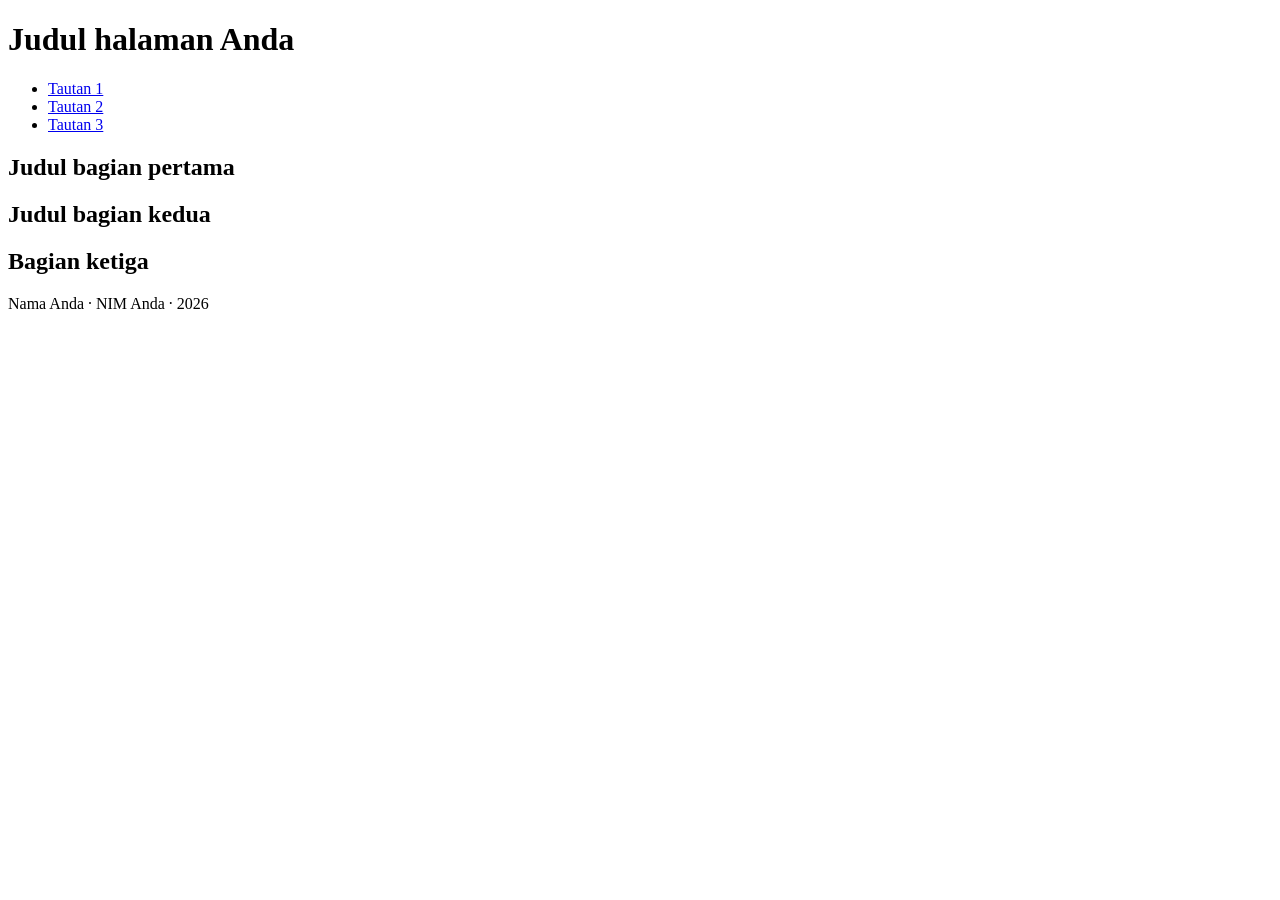
<file: pertemuan 3 html/kerangka-profil.html>
<!DOCTYPE html>
<html lang="id">
<head>
    <meta charset="utf-8">
    <meta name="viewport" content="width=device-width, initial-scale=1">
    <title>Profil Saya</title>
</head>

<body>
    <header>
        <h1>Judul halaman Anda</h1>

        <nav aria-label="Navigasi utama">
            <ul>
                <li><a href="#bagian-1">Tautan 1</a></li>
                <li><a href="#bagian-2">Tautan 2</a></li>
                <li><a href="#bagian-3">Tautan 3</a></li>
            </ul>
        </nav>
    </header>

    <main>
        <section id="bagian-1">
            <h2>Judul bagian pertama</h2>

            <!-- tabel Anda nanti di sini -->
        </section>

        <section id="bagian-2">
            <h2>Judul bagian kedua</h2>

            <!-- form Anda nanti di sini -->
        </section>

        <section id="bagian-3">
            <h2>Bagian ketiga</h2>

            <!-- konten tambahan Anda nanti di sini -->
        </section>
    </main>

    <footer>
        <p>Nama Anda · NIM Anda · 2026</p>
    </footer>
</body>
</html>
</file>
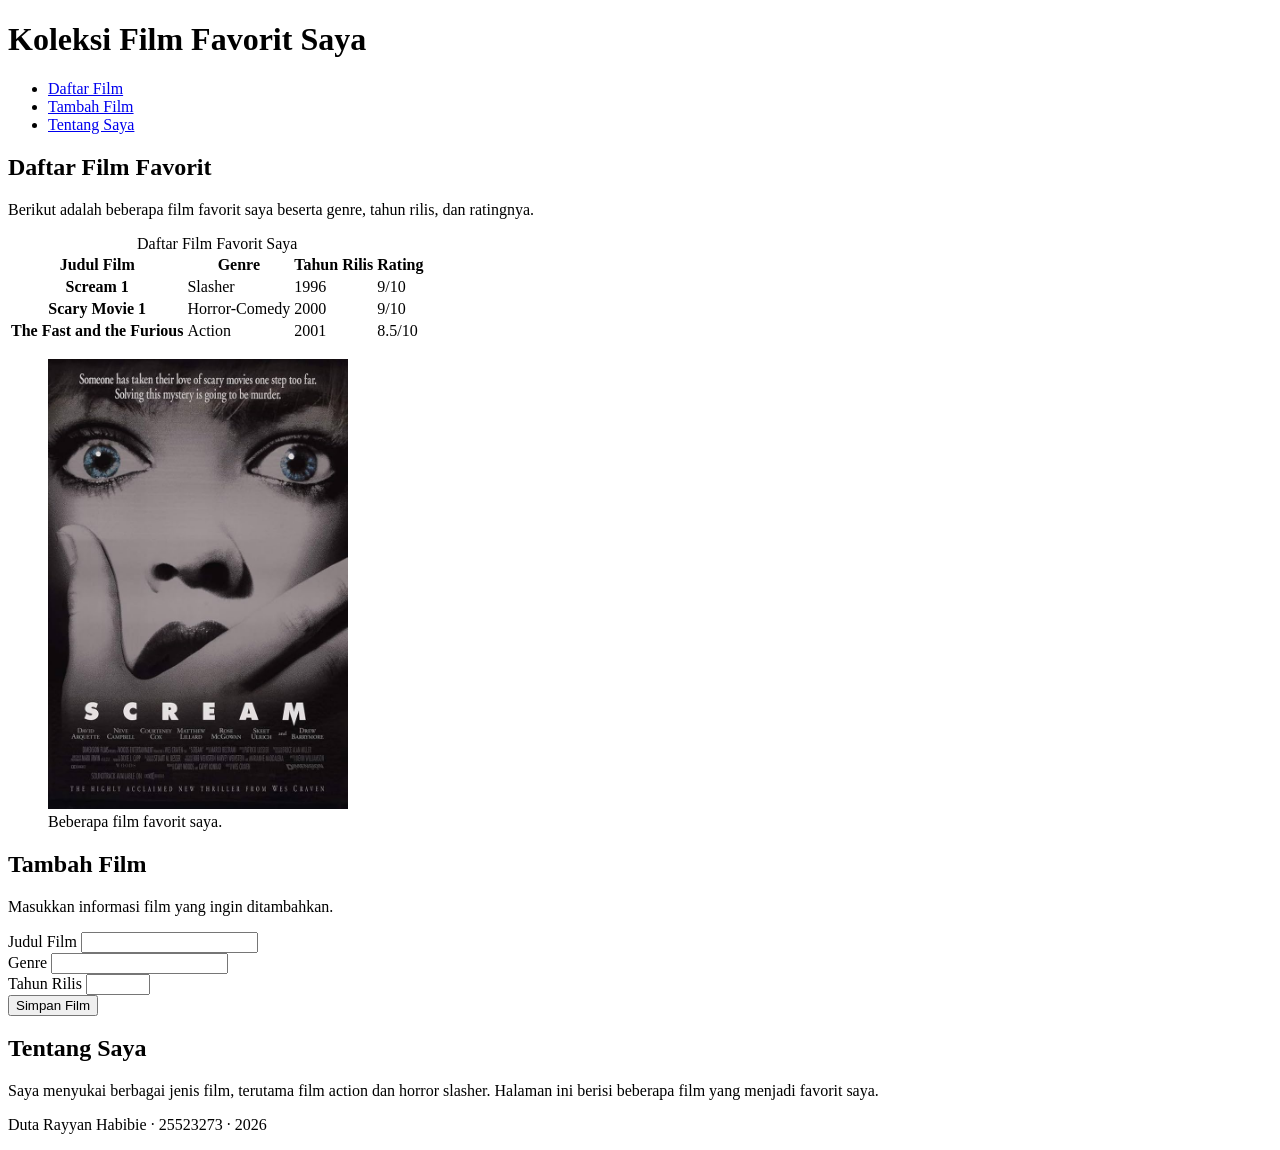
<file: pertemuan 3 html/profil.html>
<!DOCTYPE html>
<html lang="id">
<head>
    <meta charset="utf-8">
    <meta name="viewport" content="width=device-width, initial-scale=1">
    <title>Koleksi Film Favorit Saya</title>
</head>

<body>
    <header>
        <h1>Koleksi Film Favorit Saya</h1>

        <nav aria-label="Navigasi utama">
            <ul>
                <li><a href="#daftar-film">Daftar Film</a></li>
                <li><a href="#tambah-film">Tambah Film</a></li>
                <li><a href="#tentang-saya">Tentang Saya</a></li>
            </ul>
        </nav>
    </header>

    <main>
        <section id="daftar-film">
            <h2>Daftar Film Favorit</h2>

            <p>
                Berikut adalah beberapa film favorit saya beserta genre,
                tahun rilis, dan ratingnya.
            </p>

            <table>
                <caption>Daftar Film Favorit Saya</caption>

                <thead>
                    <tr>
                        <th scope="col">Judul Film</th>
                        <th scope="col">Genre</th>
                        <th scope="col">Tahun Rilis</th>
                        <th scope="col">Rating</th>
                    </tr>
                </thead>

                <tbody>
                    <tr>
                        <th scope="row">Scream 1</th>
                        <td>Slasher</td>
                        <td>1996</td>
                        <td>9/10</td>
                    </tr>

                    <tr>
                        <th scope="row">Scary Movie 1</th>
                        <td>Horror-Comedy</td>
                        <td>2000</td>
                        <td>9/10</td>
                    </tr>

                    <tr>
                        <th scope="row">The Fast and the Furious</th>
                        <td>Action</td>
                        <td>2001</td>
                        <td>8.5/10</td>
                    </tr>
                </tbody>
            </table>

            <figure>
                <img
                    src="film.jpg"
                    alt="Poster film favorit"
                    width="300"
                    height="450"
                    loading="lazy"
                >
                <figcaption>Beberapa film favorit saya.</figcaption>
            </figure>
        </section>

        <section id="tambah-film">
            <h2>Tambah Film</h2>

            <p>
                Masukkan informasi film yang ingin ditambahkan.
            </p>

            <form action="/simpan" method="post">
                <div>
                    <label for="judul-film">Judul Film</label>
                    <input
                        type="text"
                        id="judul-film"
                        name="judul-film"
                        required
                    >
                </div>

                <div>
                    <label for="genre">Genre</label>
                    <input
                        type="text"
                        id="genre"
                        name="genre"
                        required
                    >
                </div>

                <div>
                    <label for="tahun-rilis">Tahun Rilis</label>
                    <input
                        type="number"
                        id="tahun-rilis"
                        name="tahun-rilis"
                        min="1900"
                        max="2026"
                        required
                    >
                </div>

                <button type="submit">Simpan Film</button>
            </form>
        </section>

        <section id="tentang-saya">
            <h2>Tentang Saya</h2>

            <p>
                Saya menyukai berbagai jenis film, terutama film action
                dan horror slasher. Halaman ini berisi beberapa film
                yang menjadi favorit saya.
            </p>
        </section>
    </main>

    <footer>
        <p>Duta Rayyan Habibie · 25523273 · 2026</p>
    </footer>
</body>
</html>
</file>
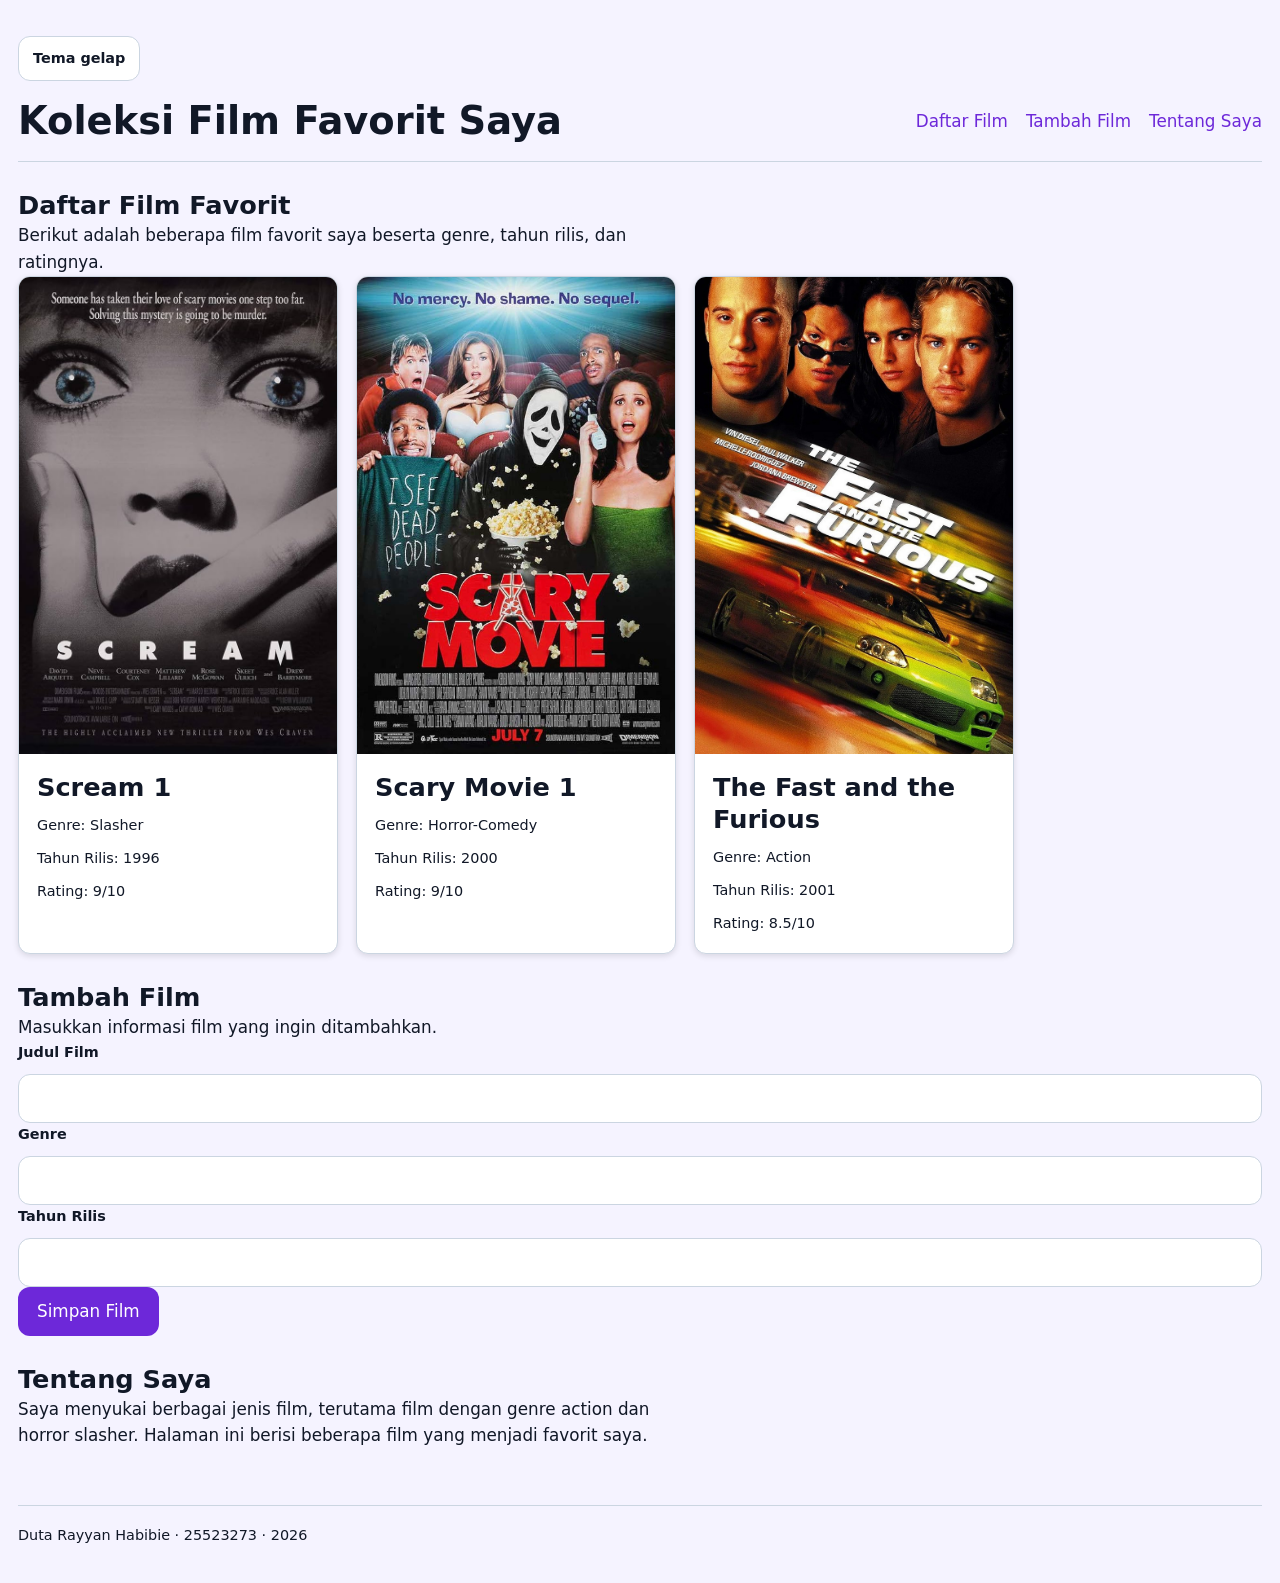
<file: worksheet-4/profil.html>
<!DOCTYPE html>
<html lang="id">
<head>
    <meta charset="utf-8">
    <meta name="viewport" content="width=device-width, initial-scale=1">
    <title>Koleksi Film Favorit Saya</title>

    <link rel="stylesheet" href="tokens.css">
    <link rel="stylesheet" href="base.css">
    <link rel="stylesheet" href="layout.css">
    <link rel="stylesheet" href="komponen.css">
    <link rel="stylesheet" href="tema.css">
</head>

<body>
    <header>
        <input type="checkbox" id="tema" class="pengalih-tema">
        <label for="tema" class="tombol-tema">Tema gelap</label>

        <div class="header-baris">
            <h1>Koleksi Film Favorit Saya</h1>

            <nav aria-label="Navigasi utama">
                <ul>
                    <li><a href="#daftar-film">Daftar Film</a></li>
                    <li><a href="#tambah-film">Tambah Film</a></li>
                    <li><a href="#tentang-saya">Tentang Saya</a></li>
                </ul>
            </nav>
        </div>
    </header>

    <main>
        <section id="daftar-film">
            <h2>Daftar Film Favorit</h2>

            <p>
                Berikut adalah beberapa film favorit saya beserta genre,
                tahun rilis, dan ratingnya.
            </p>

            <div class="katalog">

                <article class="kartu">
                    <img src="scream.jpg" alt="Poster film Scream 1">
                    <div class="info-film">
                        <h3>Scream 1</h3>
                        <p>Genre: Slasher</p>
                        <p>Tahun Rilis: 1996</p>
                        <p>Rating: 9/10</p>
                    </div>
                </article>

                <article class="kartu">
                    <img src="scary-movie.jpg" alt="Poster film Scary Movie 1">
                    <div class="info-film">
                        <h3>Scary Movie 1</h3>
                        <p>Genre: Horror-Comedy</p>
                        <p>Tahun Rilis: 2000</p>
                        <p>Rating: 9/10</p>
                    </div>
                </article>

                <article class="kartu">
                    <img src="fast-furious.jpg" alt="Poster film The Fast and the Furious">
                    <div class="info-film">
                        <h3>The Fast and the Furious</h3>
                        <p>Genre: Action</p>
                        <p>Tahun Rilis: 2001</p>
                        <p>Rating: 8.5/10</p>
                    </div>
                </article>

            </div>

        </section>

        <section id="tambah-film">
            <h2>Tambah Film</h2>

            <p>
                Masukkan informasi film yang ingin ditambahkan.
            </p>

            <form action="/simpan" method="post">
                <div class="form-kolom">
                    <label for="judul-film">Judul Film</label>
                    <input type="text" id="judul-film" name="judul-film" required>
                    <p class="pesan-galat">Judul film harus diisi.</p>
                </div>

                <div class="form-kolom">
                    <label for="genre">Genre</label>
                    <input
                        type="text"
                        id="genre"
                        name="genre"
                        required
                    >
                    <p class="pesan-galat">Genre harus diisi.</p>
                </div>

                <div class="form-kolom">
                    <label for="tahun-rilis">Tahun Rilis</label>
                    <input
                        type="number"
                        id="tahun-rilis"
                        name="tahun-rilis"
                        min="1900"
                        max="2026"
                        required
                    >
                    <p class="pesan-galat">Masukkan tahun rilis yang benar.</p>
                </div>

                <button type="submit">Simpan Film</button>
            </form>
        </section>

        <section id="tentang-saya">
            <h2>Tentang Saya</h2>

            <p>
                Saya menyukai berbagai jenis film, terutama film dengan genre action
                dan horror slasher. Halaman ini berisi beberapa film
                yang menjadi favorit saya.
            </p>
        </section>
    </main>

    <footer>
        <p>Duta Rayyan Habibie · 25523273 · 2026</p>
    </footer>
</body>
</html>
</file>
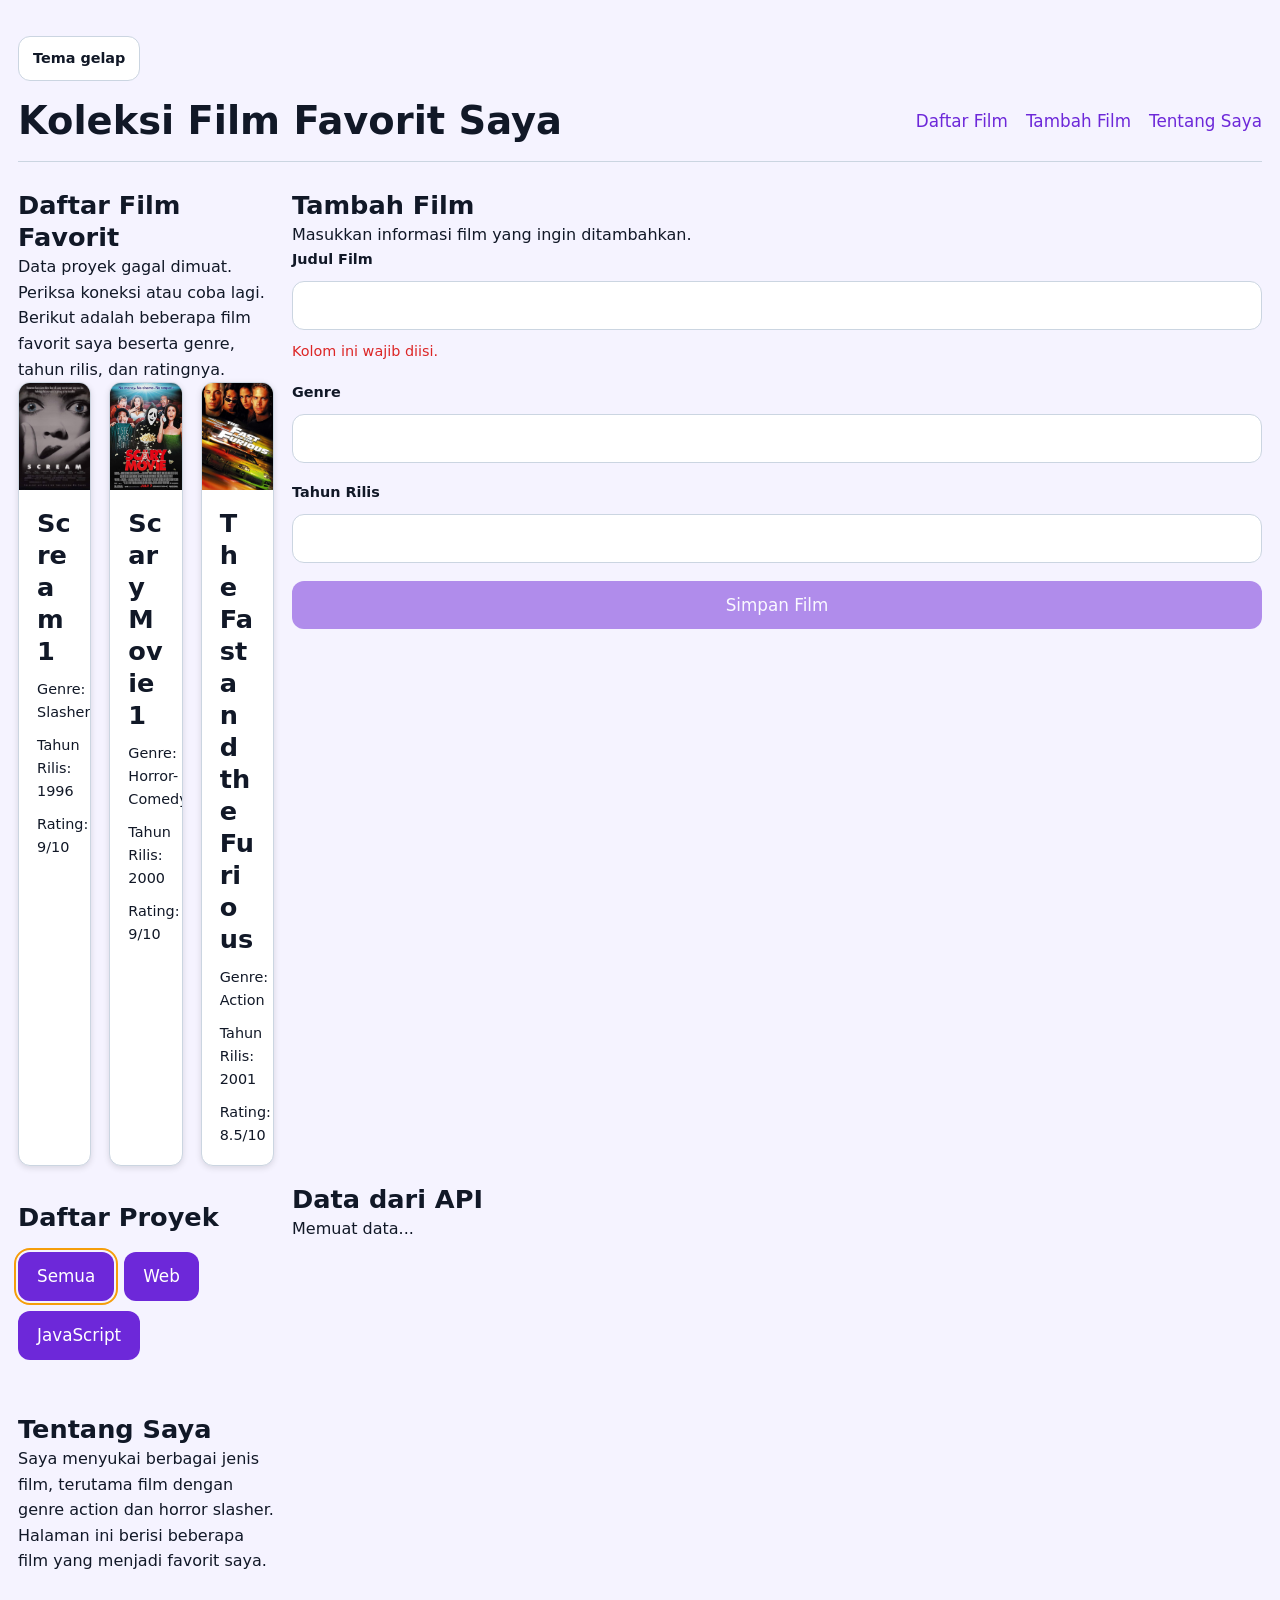
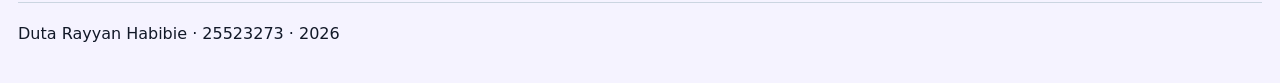
<file: worksheet-p10/profil.html>
<!DOCTYPE html>
<html lang="id">
<head>
    <meta charset="utf-8">
    <meta name="viewport" content="width=device-width, initial-scale=1.0">
    <title>Koleksi Film Favorit Saya</title>

    <link rel="stylesheet" href="tokens.css">
    <link rel="stylesheet" href="base.css">
    <link rel="stylesheet" href="layout.css">
    <link rel="stylesheet" href="komponen.css">
    <link rel="stylesheet" href="tema.css">
    <link rel="stylesheet" href="responsif.css">
</head>

<body>
    <div class="page">
        
    <header>
        <input type="checkbox" id="tema" class="pengalih-tema">
        <label for="tema" class="tombol-tema">Tema gelap</label>

        <div class="header-baris">
            <h1>Koleksi Film Favorit Saya</h1>

            <nav aria-label="Navigasi utama">
                <ul>
                    <li><a href="#daftar-film">Daftar Film</a></li>
                    <li><a href="#tambah-film">Tambah Film</a></li>
                    <li><a href="#tentang-saya">Tentang Saya</a></li>
                </ul>
            </nav>
        </div>
    </header>

    <main class="isi">
        <section id="daftar-film" class="utama">
            <h2>Daftar Film Favorit</h2>
            
            <p id="pesan-muat" hidden>Memuat data...</p>
            <p id="pesan-galat" role="alert" hidden></p>

            <p>
                Berikut adalah beberapa film favorit saya beserta genre,
                tahun rilis, dan ratingnya.
            </p>

            <div class="galeri">

                <article class="kartu">
                    <img src="scream.jpg" alt="Poster film Scream 1">
                    <div class="info-film">
                        <h3>Scream 1</h3>
                        <p>Genre: Slasher</p>
                        <p>Tahun Rilis: 1996</p>
                        <p>Rating: 9/10</p>
                    </div>
                </article>

                <article class="kartu">
                    <img src="scary-movie.jpg" alt="Poster film Scary Movie 1">
                    <div class="info-film">
                        <h3>Scary Movie 1</h3>
                        <p>Genre: Horror-Comedy</p>
                        <p>Tahun Rilis: 2000</p>
                        <p>Rating: 9/10</p>
                    </div>
                </article>

                <article class="kartu">
                    <img src="fast-furious.jpg" alt="Poster film The Fast and the Furious">
                    <div class="info-film">
                        <h3>The Fast and the Furious</h3>
                        <p>Genre: Action</p>
                        <p>Tahun Rilis: 2001</p>
                        <p>Rating: 8.5/10</p>
                    </div>
                </article>

            </div>

        </section>

        <section id="tambah-film" class="bawah">
            <h2>Tambah Film</h2>

            <p>
                Masukkan informasi film yang ingin ditambahkan.
            </p>

            <form id="form-film">
                <div class="form-kolom">
                    <label for="judul-film">Judul Film</label>
                    <input type="text" id="judul-film" name="judul-film" required>
                    <p class="pesan-galat">Judul film harus diisi.</p>
                </div>

                <div class="form-kolom">
                    <label for="genre">Genre</label>
                    <input
                        type="text"
                        id="genre"
                        name="genre"
                        required
                    >
                    <p class="pesan-galat">Genre harus diisi.</p>
                </div>

                <div class="form-kolom">
                    <label for="tahun-rilis">Tahun Rilis</label>
                    <input
                        type="number"
                        id="tahun-rilis"
                        name="tahun-rilis"
                        min="1900"
                        max="2026"
                        required
                    >
                    <p class="pesan-galat">Masukkan tahun rilis yang benar.</p>
                </div>

                <button type="submit" id="tombol-simpan" disabled>
                Simpan Film
            </button>
            </form>
        </section>

        
        <section id="daftar-proyek" class="bawah">
            <h2>Daftar Proyek</h2>

            <div id="filter-proyek">
                <button type="button" data-kategori="semua" class="aktif">
                    Semua
                </button>
                <button type="button" data-kategori="Web">
                    Web
                </button>
                <button type="button" data-kategori="JavaScript">
                    JavaScript
                </button>
            </div>

            <div id="galeri-proyek" class="galeri"></div>
            <p id="pesan-kosong" hidden>Tidak ada proyek yang ditemukan.</p>
        </section>

        <section id="data-api" class="bawah">
            <h2>Data dari API</h2>

            <p id="status-api" role="status" aria-live="polite">
                Memuat data...
            </p>

            <div id="daftar-api" class="galeri"></div>
        </section>

        <section id="tentang-saya" class="sisi">
            <h2>Tentang Saya</h2>

            <p>
                Saya menyukai berbagai jenis film, terutama film dengan genre action
                dan horror slasher. Halaman ini berisi beberapa film
                yang menjadi favorit saya.
            </p>
        </section>
    </main>

    <footer>
        <p>Duta Rayyan Habibie · 25523273 · 2026</p>
    </footer>
    
<script type="module" src="js/app.js"></script>
<script type="module" src="js/dom.js"></script>

</body>
</html>
</file>
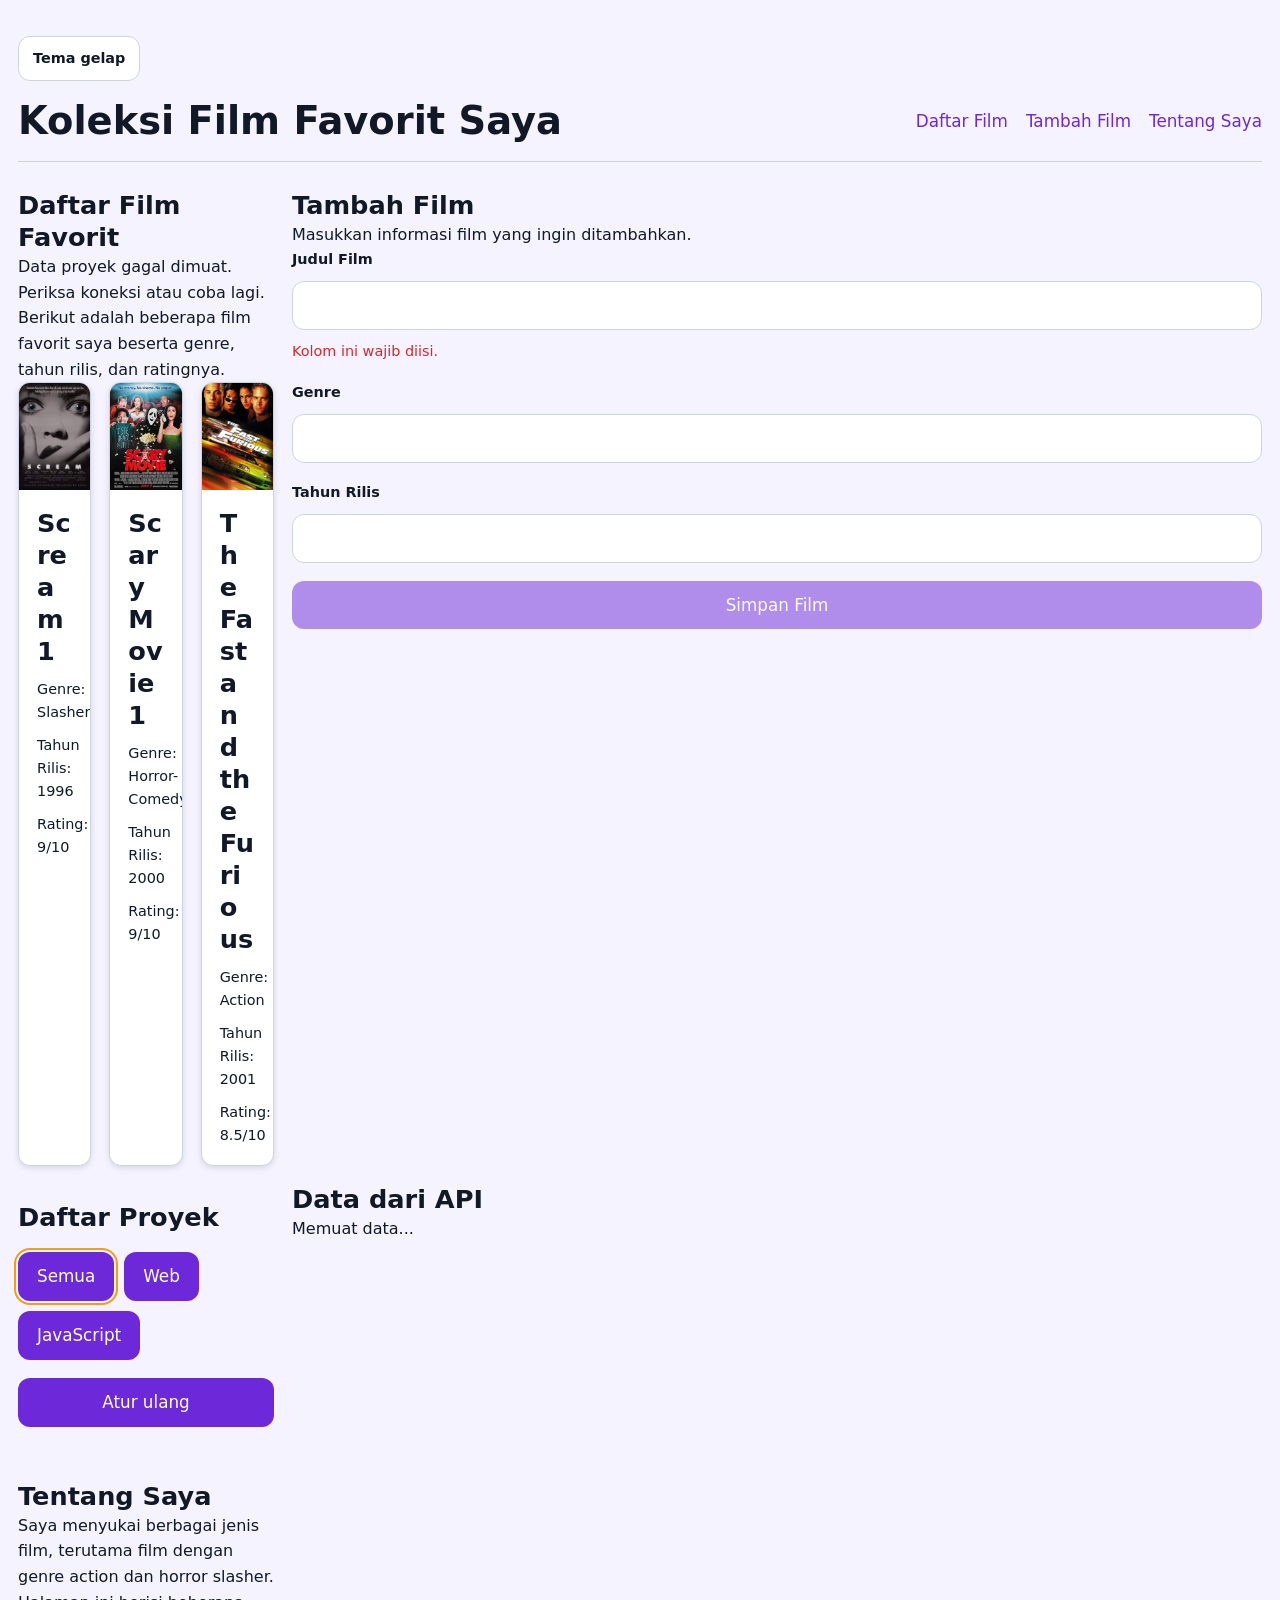
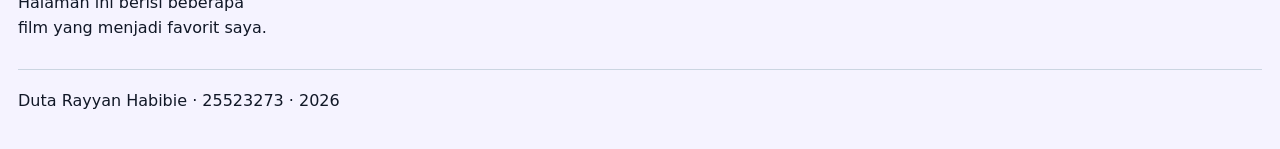
<file: worksheet-p11/profil.html>
<!DOCTYPE html>
<html lang="id">
<head>
    <meta charset="utf-8">
    <meta name="viewport" content="width=device-width, initial-scale=1.0">
    <title>Koleksi Film Favorit Saya</title>

    <link rel="stylesheet" href="tokens.css">
    <link rel="stylesheet" href="base.css">
    <link rel="stylesheet" href="layout.css">
    <link rel="stylesheet" href="komponen.css">
    <link rel="stylesheet" href="tema.css">
    <link rel="stylesheet" href="responsif.css">
</head>

<body>
    <div class="page">
        
    <header>
        <input type="checkbox" id="tema" class="pengalih-tema">
        <label for="tema" class="tombol-tema">Tema gelap</label>

        <div class="header-baris">
            <h1>Koleksi Film Favorit Saya</h1>

            <nav aria-label="Navigasi utama">
                <ul>
                    <li><a href="#daftar-film">Daftar Film</a></li>
                    <li><a href="#tambah-film">Tambah Film</a></li>
                    <li><a href="#tentang-saya">Tentang Saya</a></li>
                </ul>
            </nav>
        </div>
    </header>

    <main class="isi">
        <section id="daftar-film" class="utama">
            <h2>Daftar Film Favorit</h2>
            
            <p id="pesan-muat" hidden>Memuat data...</p>
            <p id="pesan-galat" role="alert" hidden></p>

            <p>
                Berikut adalah beberapa film favorit saya beserta genre,
                tahun rilis, dan ratingnya.
            </p>

            <div class="galeri">

                <article class="kartu">
                    <img src="scream.jpg" alt="Poster film Scream 1">
                    <div class="info-film">
                        <h3>Scream 1</h3>
                        <p>Genre: Slasher</p>
                        <p>Tahun Rilis: 1996</p>
                        <p>Rating: 9/10</p>
                    </div>
                </article>

                <article class="kartu">
                    <img src="scary-movie.jpg" alt="Poster film Scary Movie 1">
                    <div class="info-film">
                        <h3>Scary Movie 1</h3>
                        <p>Genre: Horror-Comedy</p>
                        <p>Tahun Rilis: 2000</p>
                        <p>Rating: 9/10</p>
                    </div>
                </article>

                <article class="kartu">
                    <img src="fast-furious.jpg" alt="Poster film The Fast and the Furious">
                    <div class="info-film">
                        <h3>The Fast and the Furious</h3>
                        <p>Genre: Action</p>
                        <p>Tahun Rilis: 2001</p>
                        <p>Rating: 8.5/10</p>
                    </div>
                </article>

            </div>

        </section>

        <section id="tambah-film" class="bawah">
            <h2>Tambah Film</h2>

            <p>
                Masukkan informasi film yang ingin ditambahkan.
            </p>

            <form id="form-film">
                <div class="form-kolom">
                    <label for="judul-film">Judul Film</label>
                    <input type="text" id="judul-film" name="judul-film" required>
                    <p class="pesan-galat">Judul film harus diisi.</p>
                </div>

                <div class="form-kolom">
                    <label for="genre">Genre</label>
                    <input
                        type="text"
                        id="genre"
                        name="genre"
                        required
                    >
                    <p class="pesan-galat">Genre harus diisi.</p>
                </div>

                <div class="form-kolom">
                    <label for="tahun-rilis">Tahun Rilis</label>
                    <input
                        type="number"
                        id="tahun-rilis"
                        name="tahun-rilis"
                        min="1900"
                        max="2026"
                        required
                    >
                    <p class="pesan-galat">Masukkan tahun rilis yang benar.</p>
                </div>

                <button type="submit" id="tombol-simpan" disabled>
                Simpan Film
            </button>
            </form>
        </section>

        
        <section id="daftar-proyek" class="bawah">
            <h2>Daftar Proyek</h2>

            <div id="filter-proyek">
                <button type="button" data-kategori="semua" class="aktif">
                    Semua
                </button>
                <button type="button" data-kategori="Web">
                    Web
                </button>
                <button type="button" data-kategori="JavaScript">
                    JavaScript
                </button>
            </div>

            <button type="button" id="atur-ulang">Atur ulang</button>

            <div id="galeri-proyek" class="galeri"></div>
            <p id="pesan-kosong" hidden>Tidak ada proyek yang ditemukan.</p>
        </section>

        <section id="data-api" class="bawah">
            <h2>Data dari API</h2>

            <p id="status-api" role="status" aria-live="polite">
                Memuat data...
            </p>

            <div id="daftar-api" class="galeri"></div>
        </section>

        <section id="tentang-saya" class="sisi">
            <h2>Tentang Saya</h2>

            <p>
                Saya menyukai berbagai jenis film, terutama film dengan genre action
                dan horror slasher. Halaman ini berisi beberapa film
                yang menjadi favorit saya.
            </p>
        </section>
    </main>

    <footer>
        <p>Duta Rayyan Habibie · 25523273 · 2026</p>
    </footer>
    
<script type="module" src="js/app.js"></script>

</body>
</html>
</file>
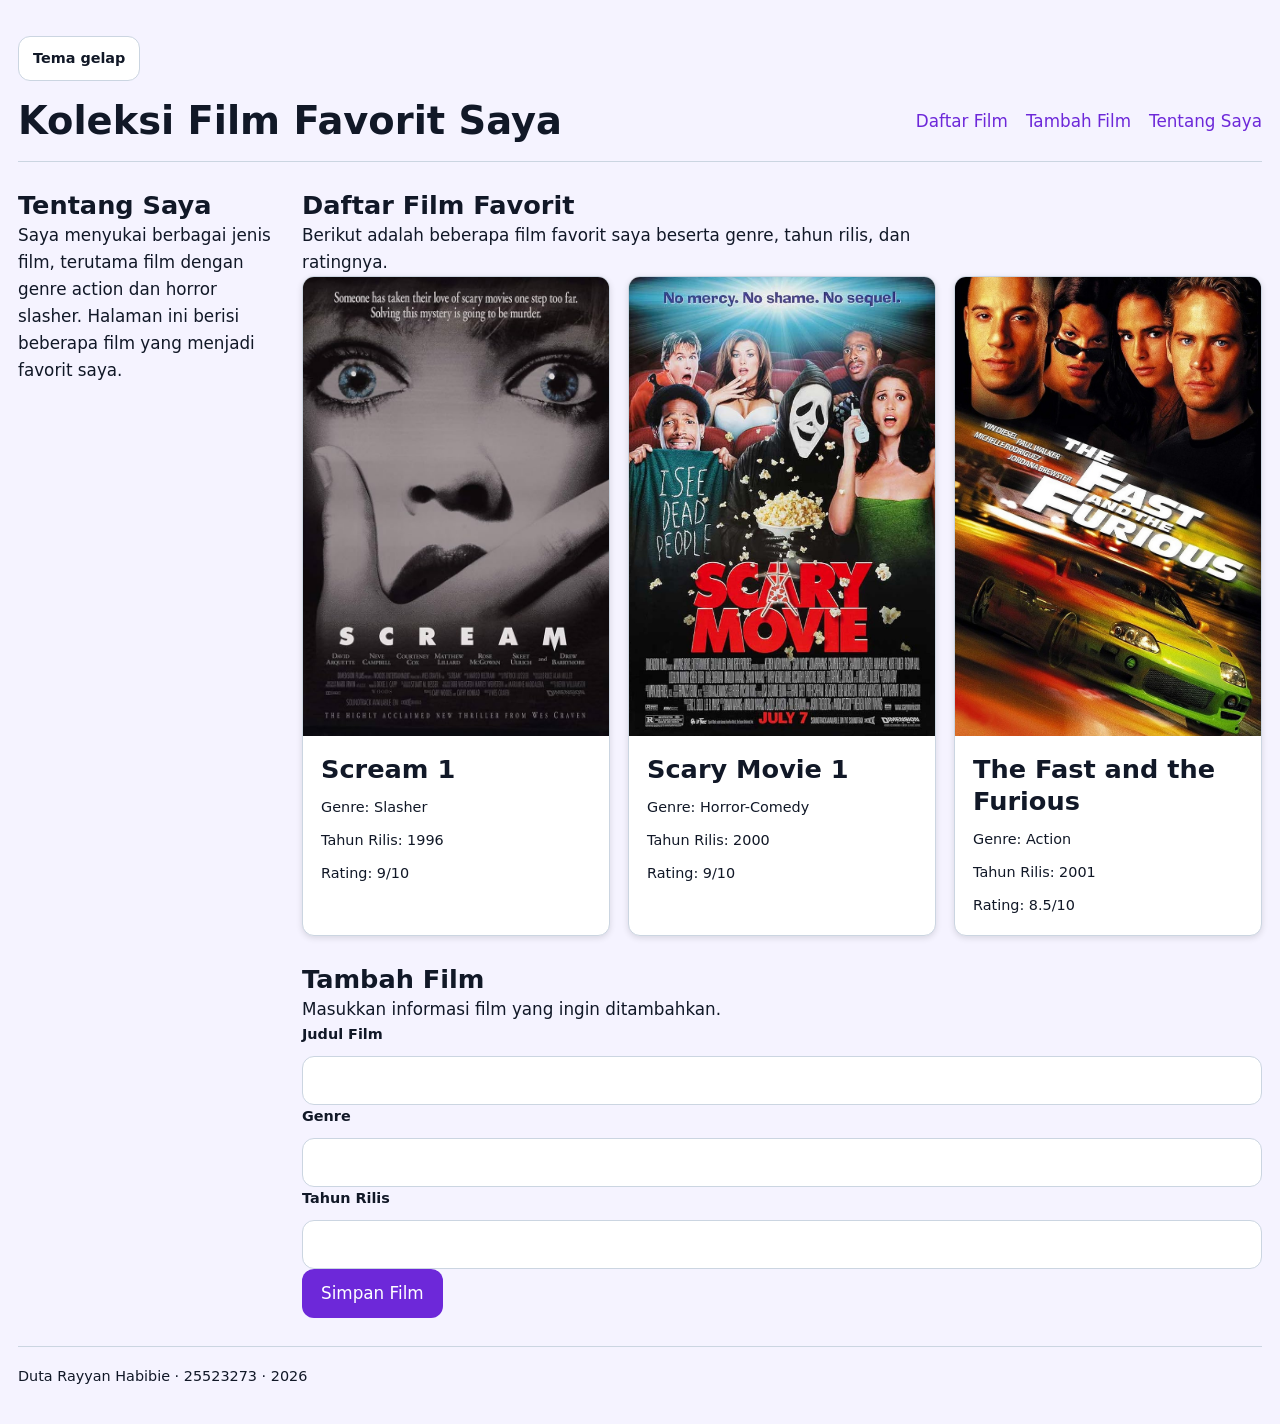
<file: worksheet-p5/profil.html>
<!DOCTYPE html>
<html lang="id">
<head>
    <meta charset="utf-8">
    <meta name="viewport" content="width=device-width, initial-scale=1">
    <title>Koleksi Film Favorit Saya</title>

    <link rel="stylesheet" href="tokens.css">
    <link rel="stylesheet" href="base.css">
    <link rel="stylesheet" href="layout.css">
    <link rel="stylesheet" href="komponen.css">
    <link rel="stylesheet" href="tema.css">
</head>

<body>
    <div class="page">
        
    <header>
        <input type="checkbox" id="tema" class="pengalih-tema">
        <label for="tema" class="tombol-tema">Tema gelap</label>

        <div class="header-baris">
            <h1>Koleksi Film Favorit Saya</h1>

            <nav aria-label="Navigasi utama">
                <ul>
                    <li><a href="#daftar-film">Daftar Film</a></li>
                    <li><a href="#tambah-film">Tambah Film</a></li>
                    <li><a href="#tentang-saya">Tentang Saya</a></li>
                </ul>
            </nav>
        </div>
    </header>

    <main class="isi">
        <section id="daftar-film" class="utama">
            <h2>Daftar Film Favorit</h2>

            <p>
                Berikut adalah beberapa film favorit saya beserta genre,
                tahun rilis, dan ratingnya.
            </p>

            <div class="galeri">

                <article class="kartu">
                    <img src="scream.jpg" alt="Poster film Scream 1">
                    <div class="info-film">
                        <h3>Scream 1</h3>
                        <p>Genre: Slasher</p>
                        <p>Tahun Rilis: 1996</p>
                        <p>Rating: 9/10</p>
                    </div>
                </article>

                <article class="kartu">
                    <img src="scary-movie.jpg" alt="Poster film Scary Movie 1">
                    <div class="info-film">
                        <h3>Scary Movie 1</h3>
                        <p>Genre: Horror-Comedy</p>
                        <p>Tahun Rilis: 2000</p>
                        <p>Rating: 9/10</p>
                    </div>
                </article>

                <article class="kartu">
                    <img src="fast-furious.jpg" alt="Poster film The Fast and the Furious">
                    <div class="info-film">
                        <h3>The Fast and the Furious</h3>
                        <p>Genre: Action</p>
                        <p>Tahun Rilis: 2001</p>
                        <p>Rating: 8.5/10</p>
                    </div>
                </article>

            </div>

        </section>

        <section id="tambah-film" class="bawah">
            <h2>Tambah Film</h2>

            <p>
                Masukkan informasi film yang ingin ditambahkan.
            </p>

            <form action="/simpan" method="post">
                <div class="form-kolom">
                    <label for="judul-film">Judul Film</label>
                    <input type="text" id="judul-film" name="judul-film" required>
                    <p class="pesan-galat">Judul film harus diisi.</p>
                </div>

                <div class="form-kolom">
                    <label for="genre">Genre</label>
                    <input
                        type="text"
                        id="genre"
                        name="genre"
                        required
                    >
                    <p class="pesan-galat">Genre harus diisi.</p>
                </div>

                <div class="form-kolom">
                    <label for="tahun-rilis">Tahun Rilis</label>
                    <input
                        type="number"
                        id="tahun-rilis"
                        name="tahun-rilis"
                        min="1900"
                        max="2026"
                        required
                    >
                    <p class="pesan-galat">Masukkan tahun rilis yang benar.</p>
                </div>

                <button type="submit">Simpan Film</button>
            </form>
        </section>

        <section id="tentang-saya" class="sisi">
            <h2>Tentang Saya</h2>

            <p>
                Saya menyukai berbagai jenis film, terutama film dengan genre action
                dan horror slasher. Halaman ini berisi beberapa film
                yang menjadi favorit saya.
            </p>
        </section>
    </main>

    <footer>
        <p>Duta Rayyan Habibie · 25523273 · 2026</p>
    </footer>
</body>
</html>
</file>
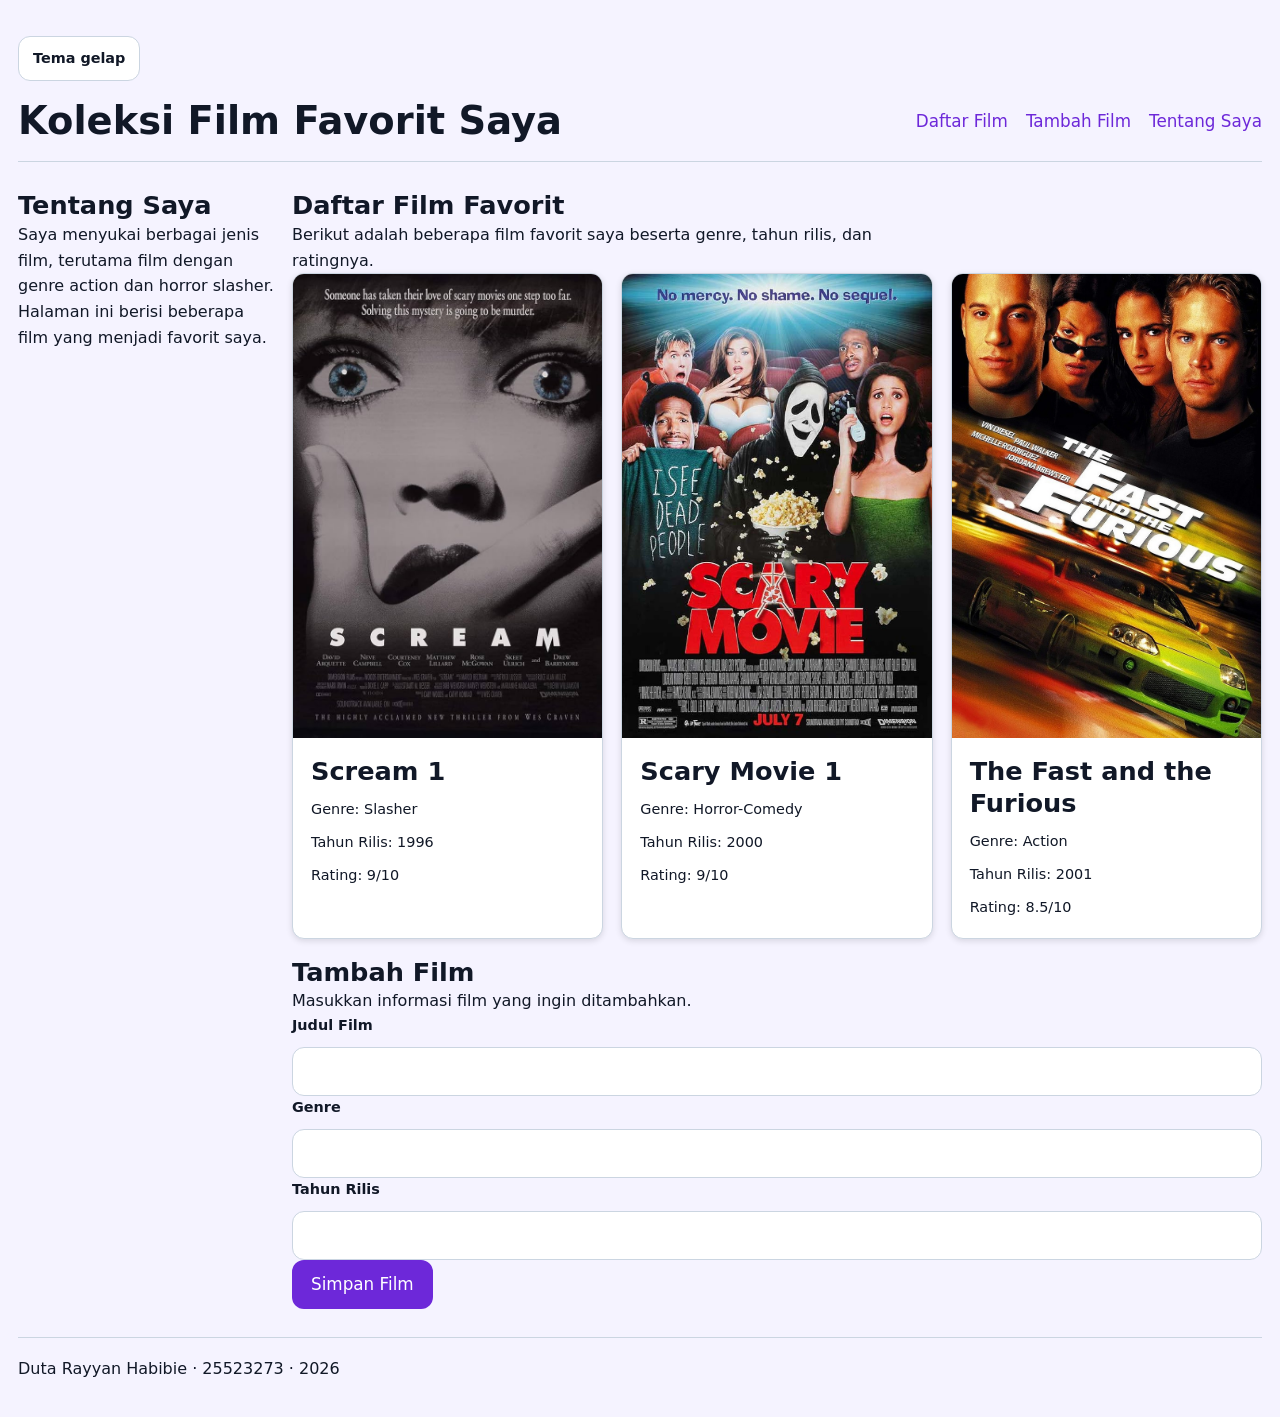
<file: worksheet-p6/profil.html>
<!DOCTYPE html>
<html lang="id">
<head>
    <meta charset="utf-8">
    <meta name="viewport" content="width=device-width, initial-scale=1.0">
    <title>Koleksi Film Favorit Saya</title>

    <link rel="stylesheet" href="tokens.css">
    <link rel="stylesheet" href="base.css">
    <link rel="stylesheet" href="layout.css">
    <link rel="stylesheet" href="komponen.css">
    <link rel="stylesheet" href="tema.css">
    <link rel="stylesheet" href="responsif.css">
</head>

<body>
    <div class="page">
        
    <header>
        <input type="checkbox" id="tema" class="pengalih-tema">
        <label for="tema" class="tombol-tema">Tema gelap</label>

        <div class="header-baris">
            <h1>Koleksi Film Favorit Saya</h1>

            <nav aria-label="Navigasi utama">
                <ul>
                    <li><a href="#daftar-film">Daftar Film</a></li>
                    <li><a href="#tambah-film">Tambah Film</a></li>
                    <li><a href="#tentang-saya">Tentang Saya</a></li>
                </ul>
            </nav>
        </div>
    </header>

    <main class="isi">
        <section id="daftar-film" class="utama">
            <h2>Daftar Film Favorit</h2>

            <p>
                Berikut adalah beberapa film favorit saya beserta genre,
                tahun rilis, dan ratingnya.
            </p>

            <div class="galeri">

                <article class="kartu">
                    <img src="scream.jpg" alt="Poster film Scream 1">
                    <div class="info-film">
                        <h3>Scream 1</h3>
                        <p>Genre: Slasher</p>
                        <p>Tahun Rilis: 1996</p>
                        <p>Rating: 9/10</p>
                    </div>
                </article>

                <article class="kartu">
                    <img src="scary-movie.jpg" alt="Poster film Scary Movie 1">
                    <div class="info-film">
                        <h3>Scary Movie 1</h3>
                        <p>Genre: Horror-Comedy</p>
                        <p>Tahun Rilis: 2000</p>
                        <p>Rating: 9/10</p>
                    </div>
                </article>

                <article class="kartu">
                    <img src="fast-furious.jpg" alt="Poster film The Fast and the Furious">
                    <div class="info-film">
                        <h3>The Fast and the Furious</h3>
                        <p>Genre: Action</p>
                        <p>Tahun Rilis: 2001</p>
                        <p>Rating: 8.5/10</p>
                    </div>
                </article>

            </div>

        </section>

        <section id="tambah-film" class="bawah">
            <h2>Tambah Film</h2>

            <p>
                Masukkan informasi film yang ingin ditambahkan.
            </p>

            <form action="/simpan" method="post">
                <div class="form-kolom">
                    <label for="judul-film">Judul Film</label>
                    <input type="text" id="judul-film" name="judul-film" required>
                    <p class="pesan-galat">Judul film harus diisi.</p>
                </div>

                <div class="form-kolom">
                    <label for="genre">Genre</label>
                    <input
                        type="text"
                        id="genre"
                        name="genre"
                        required
                    >
                    <p class="pesan-galat">Genre harus diisi.</p>
                </div>

                <div class="form-kolom">
                    <label for="tahun-rilis">Tahun Rilis</label>
                    <input
                        type="number"
                        id="tahun-rilis"
                        name="tahun-rilis"
                        min="1900"
                        max="2026"
                        required
                    >
                    <p class="pesan-galat">Masukkan tahun rilis yang benar.</p>
                </div>

                <button type="submit">Simpan Film</button>
            </form>
        </section>

        <section id="tentang-saya" class="sisi">
            <h2>Tentang Saya</h2>

            <p>
                Saya menyukai berbagai jenis film, terutama film dengan genre action
                dan horror slasher. Halaman ini berisi beberapa film
                yang menjadi favorit saya.
            </p>
        </section>
    </main>

    <footer>
        <p>Duta Rayyan Habibie · 25523273 · 2026</p>
    </footer>
</body>
</html>
</file>
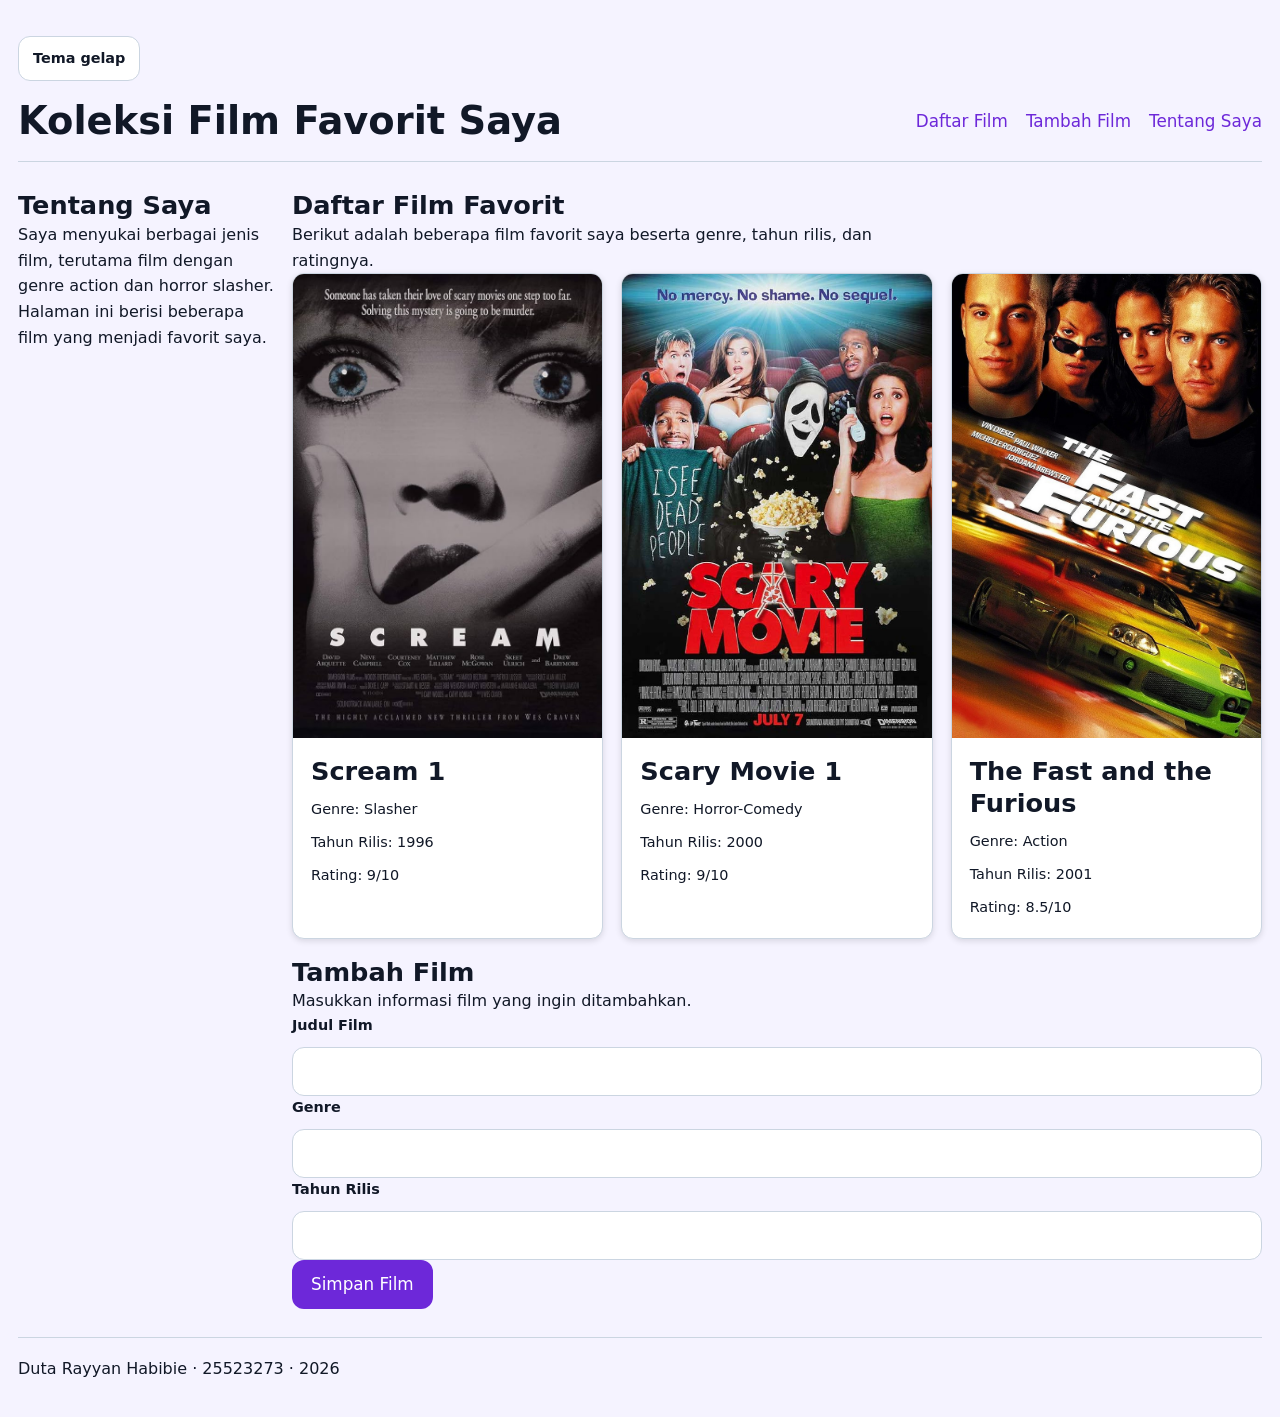
<file: worksheet-p8/profil.html>
<!DOCTYPE html>
<html lang="id">
<head>
    <meta charset="utf-8">
    <meta name="viewport" content="width=device-width, initial-scale=1.0">
    <title>Koleksi Film Favorit Saya</title>

    <link rel="stylesheet" href="tokens.css">
    <link rel="stylesheet" href="base.css">
    <link rel="stylesheet" href="layout.css">
    <link rel="stylesheet" href="komponen.css">
    <link rel="stylesheet" href="tema.css">
    <link rel="stylesheet" href="responsif.css">
</head>

<body>
    <div class="page">
        
    <header>
        <input type="checkbox" id="tema" class="pengalih-tema">
        <label for="tema" class="tombol-tema">Tema gelap</label>

        <div class="header-baris">
            <h1>Koleksi Film Favorit Saya</h1>

            <nav aria-label="Navigasi utama">
                <ul>
                    <li><a href="#daftar-film">Daftar Film</a></li>
                    <li><a href="#tambah-film">Tambah Film</a></li>
                    <li><a href="#tentang-saya">Tentang Saya</a></li>
                </ul>
            </nav>
        </div>
    </header>

    <main class="isi">
        <section id="daftar-film" class="utama">
            <h2>Daftar Film Favorit</h2>

            <p>
                Berikut adalah beberapa film favorit saya beserta genre,
                tahun rilis, dan ratingnya.
            </p>

            <div class="galeri">

                <article class="kartu">
                    <img src="scream.jpg" alt="Poster film Scream 1">
                    <div class="info-film">
                        <h3>Scream 1</h3>
                        <p>Genre: Slasher</p>
                        <p>Tahun Rilis: 1996</p>
                        <p>Rating: 9/10</p>
                    </div>
                </article>

                <article class="kartu">
                    <img src="scary-movie.jpg" alt="Poster film Scary Movie 1">
                    <div class="info-film">
                        <h3>Scary Movie 1</h3>
                        <p>Genre: Horror-Comedy</p>
                        <p>Tahun Rilis: 2000</p>
                        <p>Rating: 9/10</p>
                    </div>
                </article>

                <article class="kartu">
                    <img src="fast-furious.jpg" alt="Poster film The Fast and the Furious">
                    <div class="info-film">
                        <h3>The Fast and the Furious</h3>
                        <p>Genre: Action</p>
                        <p>Tahun Rilis: 2001</p>
                        <p>Rating: 8.5/10</p>
                    </div>
                </article>

            </div>

        </section>

        <section id="tambah-film" class="bawah">
            <h2>Tambah Film</h2>

            <p>
                Masukkan informasi film yang ingin ditambahkan.
            </p>

            <form action="/simpan" method="post">
                <div class="form-kolom">
                    <label for="judul-film">Judul Film</label>
                    <input type="text" id="judul-film" name="judul-film" required>
                    <p class="pesan-galat">Judul film harus diisi.</p>
                </div>

                <div class="form-kolom">
                    <label for="genre">Genre</label>
                    <input
                        type="text"
                        id="genre"
                        name="genre"
                        required
                    >
                    <p class="pesan-galat">Genre harus diisi.</p>
                </div>

                <div class="form-kolom">
                    <label for="tahun-rilis">Tahun Rilis</label>
                    <input
                        type="number"
                        id="tahun-rilis"
                        name="tahun-rilis"
                        min="1900"
                        max="2026"
                        required
                    >
                    <p class="pesan-galat">Masukkan tahun rilis yang benar.</p>
                </div>

                <button type="submit">Simpan Film</button>
            </form>
        </section>

        <section id="tentang-saya" class="sisi">
            <h2>Tentang Saya</h2>

            <p>
                Saya menyukai berbagai jenis film, terutama film dengan genre action
                dan horror slasher. Halaman ini berisi beberapa film
                yang menjadi favorit saya.
            </p>
        </section>
    </main>

    <footer>
        <p>Duta Rayyan Habibie · 25523273 · 2026</p>
    </footer>
    
<script type="module" src="js/app.js"></script>

</body>
</html>
</file>
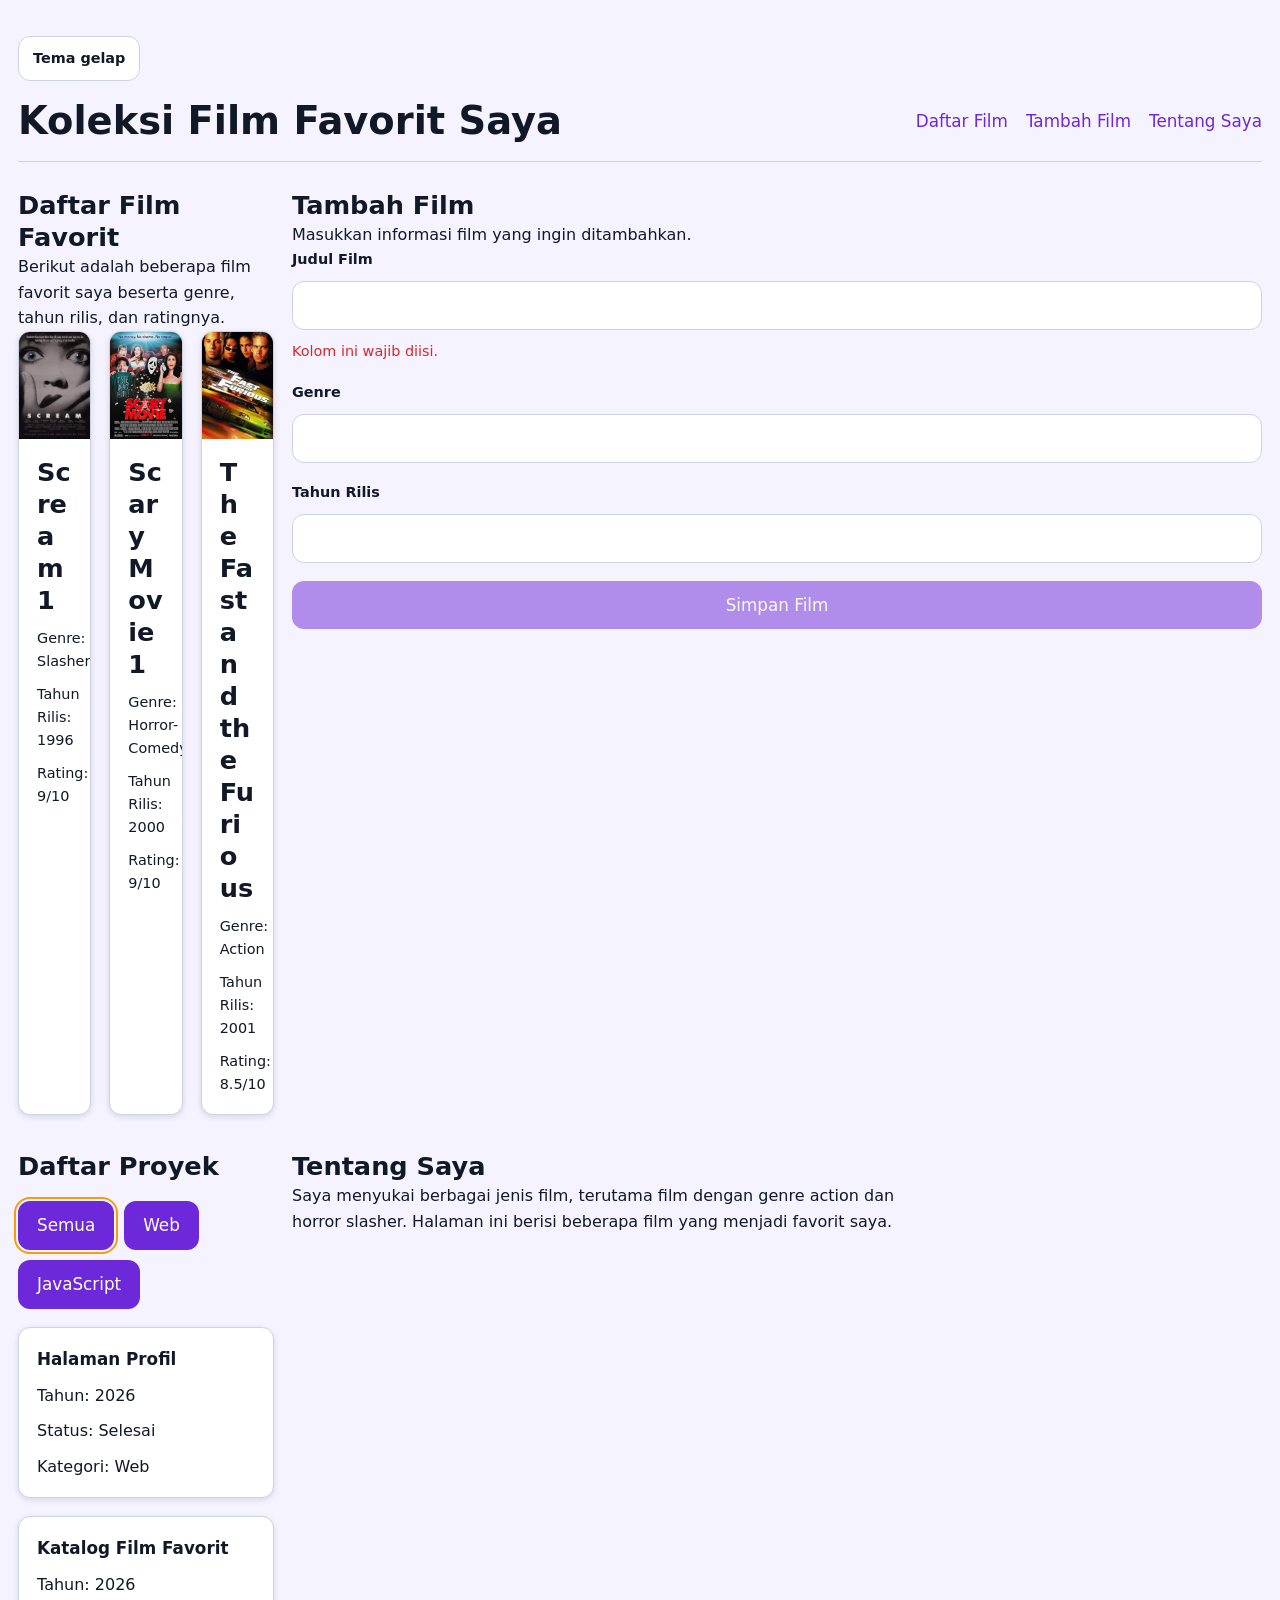
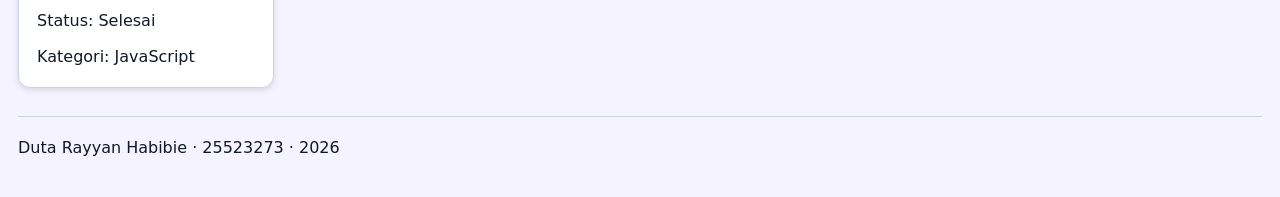
<file: worksheet-p9/profil.html>
<!DOCTYPE html>
<html lang="id">
<head>
    <meta charset="utf-8">
    <meta name="viewport" content="width=device-width, initial-scale=1.0">
    <title>Koleksi Film Favorit Saya</title>

    <link rel="stylesheet" href="tokens.css">
    <link rel="stylesheet" href="base.css">
    <link rel="stylesheet" href="layout.css">
    <link rel="stylesheet" href="komponen.css">
    <link rel="stylesheet" href="tema.css">
    <link rel="stylesheet" href="responsif.css">
</head>

<body>
    <div class="page">
        
    <header>
        <input type="checkbox" id="tema" class="pengalih-tema">
        <label for="tema" class="tombol-tema">Tema gelap</label>

        <div class="header-baris">
            <h1>Koleksi Film Favorit Saya</h1>

            <nav aria-label="Navigasi utama">
                <ul>
                    <li><a href="#daftar-film">Daftar Film</a></li>
                    <li><a href="#tambah-film">Tambah Film</a></li>
                    <li><a href="#tentang-saya">Tentang Saya</a></li>
                </ul>
            </nav>
        </div>
    </header>

    <main class="isi">
        <section id="daftar-film" class="utama">
            <h2>Daftar Film Favorit</h2>

            <p>
                Berikut adalah beberapa film favorit saya beserta genre,
                tahun rilis, dan ratingnya.
            </p>

            <div class="galeri">

                <article class="kartu">
                    <img src="scream.jpg" alt="Poster film Scream 1">
                    <div class="info-film">
                        <h3>Scream 1</h3>
                        <p>Genre: Slasher</p>
                        <p>Tahun Rilis: 1996</p>
                        <p>Rating: 9/10</p>
                    </div>
                </article>

                <article class="kartu">
                    <img src="scary-movie.jpg" alt="Poster film Scary Movie 1">
                    <div class="info-film">
                        <h3>Scary Movie 1</h3>
                        <p>Genre: Horror-Comedy</p>
                        <p>Tahun Rilis: 2000</p>
                        <p>Rating: 9/10</p>
                    </div>
                </article>

                <article class="kartu">
                    <img src="fast-furious.jpg" alt="Poster film The Fast and the Furious">
                    <div class="info-film">
                        <h3>The Fast and the Furious</h3>
                        <p>Genre: Action</p>
                        <p>Tahun Rilis: 2001</p>
                        <p>Rating: 8.5/10</p>
                    </div>
                </article>

            </div>

        </section>

        <section id="tambah-film" class="bawah">
            <h2>Tambah Film</h2>

            <p>
                Masukkan informasi film yang ingin ditambahkan.
            </p>

            <form id="form-film">
                <div class="form-kolom">
                    <label for="judul-film">Judul Film</label>
                    <input type="text" id="judul-film" name="judul-film" required>
                    <p class="pesan-galat">Judul film harus diisi.</p>
                </div>

                <div class="form-kolom">
                    <label for="genre">Genre</label>
                    <input
                        type="text"
                        id="genre"
                        name="genre"
                        required
                    >
                    <p class="pesan-galat">Genre harus diisi.</p>
                </div>

                <div class="form-kolom">
                    <label for="tahun-rilis">Tahun Rilis</label>
                    <input
                        type="number"
                        id="tahun-rilis"
                        name="tahun-rilis"
                        min="1900"
                        max="2026"
                        required
                    >
                    <p class="pesan-galat">Masukkan tahun rilis yang benar.</p>
                </div>

                <button type="submit" id="tombol-simpan" disabled>
                Simpan Film
            </button>
            </form>
        </section>

        
        <section id="daftar-proyek" class="bawah">
            <h2>Daftar Proyek</h2>

            <div id="filter-proyek">
                <button type="button" data-kategori="semua" class="aktif">
                    Semua
                </button>
                <button type="button" data-kategori="Web">
                    Web
                </button>
                <button type="button" data-kategori="JavaScript">
                    JavaScript
                </button>
            </div>

            <div id="galeri-proyek" class="galeri"></div>
            <p id="pesan-kosong" hidden>Tidak ada proyek yang ditemukan.</p>
        </section>


        <section id="tentang-saya" class="sisi">
            <h2>Tentang Saya</h2>

            <p>
                Saya menyukai berbagai jenis film, terutama film dengan genre action
                dan horror slasher. Halaman ini berisi beberapa film
                yang menjadi favorit saya.
            </p>
        </section>
    </main>

    <footer>
        <p>Duta Rayyan Habibie · 25523273 · 2026</p>
    </footer>
    
<script type="module" src="js/app.js"></script>
<script type="module" src="js/dom.js"></script>

</body>
</html>
</file>
<file: worksheet-4/tokens.css>
/* token primitif */
:root {
    --purple-50: #F5F3FF;
    --purple-700: #6D28D9;
    --gray-900: #111827;
    --gray-200: #CBD5E1;
    --white: #FFFFFF;
    --red-600: #DC2626;
    --amber-500: #F59E0B;

    --space-1: 0.375rem;
    --space-2: 0.625rem;
    --space-3: 0.875rem;
    --space-4: 1.125rem;
    --space-6: 1.75rem;

    --radius-md: 0.75rem;
    --radius-full: 9999px;

    --shadow-1: 0 2px 6px rgba(0, 0, 0, 0.12);

    --text-sm: 0.9rem;
    --text-md: 1.05rem;
    --text-xl: 1.6rem;
    --text-3xl: 2.4rem;
}

/*  — token semantik */
:root {
    --color-bg: var(--purple-50);
    --color-fg: var(--gray-900);
    --color-surface: var(--white);
    --color-border: var(--gray-200);
    --color-primary: var(--purple-700);
    --color-danger: var(--red-600);
    --color-focus: var(--amber-500);

    --card-pad: var(--space-4);
    --section-gap: var(--space-6);
}
</file>
<file: worksheet-4/base.css>
/* Reset dan box sizing */
*,
*::before,
*::after {
    box-sizing: border-box;
}

* {
    margin: 0;
}

/* Gambar responsif */
img {
    max-width: 100%;
    height: auto;
    display: block;
}

/* Tipografi */
html {
    font-size: 100%;
}

body {
    font-family: system-ui, "Segoe UI", Roboto, sans-serif;
    font-size: var(--text-md);
    line-height: 1.6;
    color: var(--color-fg);
    background: var(--color-bg);
    padding: var(--space-4);
}

/* Heading */
h1 {
    font-size: var(--text-3xl);
    line-height: 1.15;
}

h2 {
    font-size: var(--text-xl);
    line-height: 1.25;
}

h3 {
    font-size: var(--text-md);
}

/* Lebar teks agar nyaman dibaca */
main p {
    max-width: 60ch;
}
</file>
<file: worksheet-4/layout.css>
/* Header */
header {
    padding-block: var(--space-4);
    border-bottom: 1px solid var(--color-border);
}

.header-baris {
    display: flex;
    align-items: center;
    justify-content: space-between;
    gap: var(--space-4);
    flex-wrap: wrap;
}

/* Navbar */
nav ul {
    display: flex;
    gap: var(--space-4);
    list-style: none;
    padding: 0;
}

nav a {
    color: var(--color-primary);
    text-decoration: none;
}

nav a:hover {
    text-decoration: underline;
}

/* Layout utama */
main {
    display: flex;
    flex-direction: column;
    gap: var(--section-gap);
    padding-block: var(--space-6);
}

/* Kartu */
.katalog {
    display: flex;
    flex-wrap: wrap;
    gap: var(--space-4);
}

.kartu {
    flex: 1 1 16rem;
    max-width: 20rem;
    background: var(--color-surface);
    border: 1px solid var(--color-border);
    border-radius: var(--radius-md);
    box-shadow: var(--shadow-1);
    overflow: hidden;
    padding: 0;
}

/* Footer */
footer {
    margin-top: var(--space-6);
    padding-block: var(--space-4);
    border-top: 1px solid var(--color-border);
    font-size: var(--text-sm);
}
</file>
<file: worksheet-4/komponen.css>
/* Form */
.form-kolom {
    display: flex;
    flex-direction: column;
    gap: var(--space-2);
}

label {
    font-size: var(--text-sm);
    font-weight: 600;
}

input,
select,
textarea {
    font: inherit;
    padding: var(--space-2) var(--space-3);
    border: 1px solid var(--color-border);
    border-radius: var(--radius-md);
    background: var(--color-surface);
    color: var(--color-fg);
}

/* Tombol */
button {
    font: inherit;
    padding: var(--space-2) var(--space-4);
    border: 1px solid transparent;
    border-radius: var(--radius-md);
    background: var(--color-primary);
    color: var(--color-surface);
    cursor: pointer;
}

button:hover {
    opacity: 0.9;
}

/* Fokus keyboard */
:focus-visible {
    outline: 2px solid var(--color-focus);
    outline-offset: 2px;
}

/* Validasi form */
input:user-invalid {
    border-color: var(--color-danger);
    border-width: 2px;
}

.pesan-galat {
    display: none;
    color: var(--color-danger);
    font-size: var(--text-sm);
}

.form-kolom:has(input:user-invalid) .pesan-galat {
    display: block;
}

/* Tabel */
table {
    width: 100%;
    border-collapse: collapse;
}

th,
td {
    padding: var(--space-2);
    border: 1px solid var(--color-border);
    text-align: left;
}

caption {
    font-weight: 600;
    margin-bottom: var(--space-2);
}

/* Gambar */
figure {
    display: flex;
    flex-direction: column;
    gap: var(--space-2);
}

figcaption {
    font-size: var(--text-sm);
}
.kartu {
    overflow: hidden;
}

.kartu > img {
    width: 100%;
    aspect-ratio: 2 / 3;
    object-fit: cover;
    display: block;
}

.info-film {
    display: flex;
    flex-direction: column;
    gap: var(--space-2);
    padding: var(--card-pad);
}

.info-film h3 {
    font-size: var(--text-xl);
    line-height: 1.25;
}

.info-film p {
    font-size: var(--text-sm);
}
</file>
<file: worksheet-4/tema.css>
/* Tema otomatis mengikuti pengaturan sistem */
@media (prefers-color-scheme: dark) {
    :root {
        --color-bg: #0F172A;
        --color-fg: #E2E8F0;
        --color-surface: #1E293B;
        --color-border: #334155;
        --color-primary: var(--purple-700);
        --color-danger: #FF8A8A;
        --color-focus: #FFC000;
        --shadow-1: 0 1px 3px rgba(0, 0, 0, 0.45);
    }
}

/* Tema terang ketika checkbox tidak dicentang */
:root:has(#tema:not(:checked)) {
    --color-bg: #F5F3FF;
    --color-fg: #111827;
    --color-surface: #FFFFFF;
    --color-border: #CBD5E1;
    --color-primary: var(--purple-700);
    --color-danger: #DC2626;
    --color-focus: #F59E0B;
    --shadow-1: 0 2px 6px rgba(0, 0, 0, 0.12);
}

/* Tema gelap ketika checkbox dicentang */
:root:has(#tema:checked) {
    --color-bg: #0F172A;
    --color-fg: #E2E8F0;
    --color-surface: #1E293B;
    --color-border: #334155;
    --color-primary: var(--purple-700);
    --color-danger: #FF8A8A;
    --color-focus: #FFC000;
    --shadow-1: 0 1px 3px rgba(0, 0, 0, 0.45);
}

/* Checkbox asli disembunyikan */
.pengalih-tema {
    position: absolute;
    opacity: 0;
    pointer-events: none;
}

/* Tombol tema */
.tombol-tema {
    display: inline-block;
    padding: var(--space-2) var(--space-3);
    border: 1px solid var(--color-border);
    border-radius: var(--radius-md);
    background: var(--color-surface);
    color: var(--color-fg);
    cursor: pointer;
    margin-bottom: var(--space-4);
}
</file>
<file: worksheet-p10/tokens.css>
/* token primitif */
:root {
    --purple-50: #F5F3FF;
    --purple-700: #6D28D9;
    --gray-900: #111827;
    --gray-200: #CBD5E1;
    --white: #FFFFFF;
    --red-600: #DC2626;
    --amber-500: #F59E0B;

    --space-1: 0.375rem;
    --space-2: 0.625rem;
    --space-3: 0.875rem;
    --space-4: 1.125rem;
    --space-6: 1.75rem;

    --radius-md: 0.75rem;
    --radius-full: 9999px;

    --shadow-1: 0 2px 6px rgba(0, 0, 0, 0.12);

    --text-sm: 0.9rem;
    --text-md: 1.05rem;
    --text-xl: 1.6rem;
    --text-3xl: 2.4rem;
}

/*  — token semantik */
:root {
    --color-bg: var(--purple-50);
    --color-fg: var(--gray-900);
    --color-surface: var(--white);
    --color-border: var(--gray-200);
    --color-primary: var(--purple-700);
    --color-danger: var(--red-600);
    --color-focus: var(--amber-500);

    --card-pad: var(--space-4);
    --section-gap: var(--space-6);
}
</file>
<file: worksheet-p10/base.css>
/* Reset dan box sizing */
*,
*::before,
*::after {
    box-sizing: border-box;
}

* {
    margin: 0;
}

/* Gambar responsif */
img {
    max-width: 100%;
    height: auto;
    display: block;
}

/* Tipografi */
html {
    font-size: 100%;
}

body {
    font-family: system-ui, "Segoe UI", Roboto, sans-serif;
    font-size: var(--text-md);
    line-height: 1.6;
    color: var(--color-fg);
    background: var(--color-bg);
    padding: var(--space-4);
}

/* Heading */
h1 {
    font-size: var(--text-3xl);
    line-height: 1.15;
}

h2 {
    font-size: var(--text-xl);
    line-height: 1.25;
}

h3 {
    font-size: var(--text-md);
}

/* Lebar teks agar nyaman dibaca */
main p {
    max-width: 60ch;
}
</file>
<file: worksheet-p10/layout.css>
/* Kerangka halaman */

.page {
    display: grid;
    grid-template-rows: auto 1fr auto;
    min-height: 100dvh;
}

/* Header */

header {
    padding-block: var(--space-4);
    border-bottom: 1px solid var(--color-border);
}

.header-baris {
    display: flex;
    align-items: center;
    justify-content: space-between;
    gap: var(--space-4);
    flex-wrap: wrap;
}

/* Navbar */

nav ul {
    display: flex;
    gap: var(--space-4);
    list-style: none;
    padding: 0;
    flex-wrap: wrap;
}

nav a {
    color: var(--color-primary);
    text-decoration: none;
}

nav a:hover {
    text-decoration: underline;
}

/* Layout utama */

.isi {
    display: flex;
    flex-direction: column;
    gap: var(--space-6);
    padding-block: var(--space-6);
}

.isi > * {
    width: 100%;
    min-width: 0;
    box-sizing: border-box;
}

/* Section P8 */

.sisi,
.utama,
.bawah {
    grid-area: auto;
}

/* Daftar proyek P9 */

#daftar-proyek {
    display: flex;
    flex-direction: column;
    gap: var(--space-4);
    margin-top: var(--space-4);
}

#filter-proyek {
    display: flex;
    flex-wrap: wrap;
    gap: var(--space-2);
}

#galeri-proyek {
    display: grid;
    grid-template-columns: repeat(
        auto-fit,
        minmax(min(16rem, 100%), 1fr)
    );
    gap: var(--space-4);
    width: 100%;
}

#galeri-proyek .kartu {
    min-width: 0;
    min-height: 0;
    padding: var(--space-4);
}

#tentang-saya {
    margin-top: var(--space-4);
}

footer {
    padding-block: var(--space-4);
    border-top: 1px solid var(--color-border);
    font-size: var(--text-sm);
}
</file>
<file: worksheet-p10/komponen.css>
/* Form */
.form-kolom {
    display: flex;
    flex-direction: column;
    gap: var(--space-2);
}

label {
    font-size: var(--text-sm);
    font-weight: 600;
}

input,
select,
textarea {
    font: inherit;
    padding: var(--space-2) var(--space-3);
    border: 1px solid var(--color-border);
    border-radius: var(--radius-md);
    background: var(--color-surface);
    color: var(--color-fg);
}

/* Tombol */
button {
    font: inherit;
    padding: var(--space-2) var(--space-4);
    border: 1px solid transparent;
    border-radius: var(--radius-md);
    background: var(--color-primary);
    color: var(--color-surface);
    cursor: pointer;
}

button:hover {
    opacity: 0.9;
}

/* Fokus keyboard */
:focus-visible {
    outline: 2px solid var(--color-focus);
    outline-offset: 2px;
}

/* Validasi form */
input:user-invalid {
    border-color: var(--color-danger);
    border-width: 2px;
}

.pesan-galat {
    display: none;
    color: var(--color-danger);
    font-size: var(--text-sm);
}

.form-kolom:has(input:user-invalid) .pesan-galat {
    display: block;
}

/* Tabel */
table {
    width: 100%;
    border-collapse: collapse;
}

th,
td {
    padding: var(--space-2);
    border: 1px solid var(--color-border);
    text-align: left;
}

caption {
    font-weight: 600;
    margin-bottom: var(--space-2);
}

/* Gambar */
figure {
    display: flex;
    flex-direction: column;
    gap: var(--space-2);
}

figcaption {
    font-size: var(--text-sm);
}

.galeri {
    display: grid;
    grid-template-columns: repeat(auto-fit, minmax(16rem, 1fr));
    gap: var(--space-4);
}

.kartu {
    display: grid;
    align-content: start;
    min-height: 14rem;
    background: var(--color-surface);
    border: 1px solid var(--color-border);
    border-radius: var(--radius-md);
    box-shadow: var(--shadow-1);
    overflow: hidden;
    padding: 0;
}

.kartu > img {
    width: 100%;
    aspect-ratio: 2 / 3;
    object-fit: cover;
    display: block;
}

.info-film {
    display: flex;
    flex-direction: column;
    gap: var(--space-2);
    padding: var(--card-pad);
    min-width: 0;
}

.info-film h3 {
    font-size: var(--text-xl);
    line-height: 1.25;
    overflow-wrap: anywhere;
}

.info-film p {
    font-size: var(--text-sm);
}

#daftar-proyek {
    display: grid;
    gap: var(--space-4);
    min-width: 0;
}

#filter-proyek {
    display: flex;
    flex-wrap: wrap;
    gap: var(--space-2);
}

#filter-proyek button.aktif {
    outline: 2px solid var(--color-focus);
    outline-offset: 2px;
}

#galeri-proyek .kartu {
    min-height: 0;
    padding: var(--space-4);
    gap: var(--space-2);
}

#galeri-proyek .kartu h3 {
    overflow-wrap: anywhere;
}

#galeri-proyek .kartu p {
    margin: 0;
}

#pesan-kosong {
    margin: 0;
}

#daftar-proyek,
#tentang-saya {
    margin-top: var(--space-4);
}

#tambah-film {
    min-width: 0;
}

#tambah-film form {
    display: grid;
    gap: var(--space-4);
}

#daftar-film .galeri {
    grid-template-columns: repeat(3, minmax(0, 1fr));
}

#daftar-film .kartu {
    min-width: 0;
}

#daftar-film .info-film {
    padding: var(--space-4);
}

#daftar-film .info-film h3 {
    overflow-wrap: break-word;
}

#galeri-proyek {
    display: grid;
    grid-template-columns: repeat(auto-fit, minmax(min(16rem, 100%), 1fr));
    gap: var(--space-4);
}

#galeri-proyek .kartu {
    min-height: 0;
    padding: var(--space-4);
}

button:disabled {
    opacity: 0.5;
    cursor: not-allowed;
}
</file>
<file: worksheet-p10/tema.css>
/* Tema otomatis mengikuti pengaturan sistem */
@media (prefers-color-scheme: dark) {
    :root {
        --color-bg: #0F172A;
        --color-fg: #E2E8F0;
        --color-surface: #1E293B;
        --color-border: #334155;
        --color-primary: var(--purple-700);
        --color-danger: #FF8A8A;
        --color-focus: #FFC000;
        --shadow-1: 0 1px 3px rgba(0, 0, 0, 0.45);
    }
}

/* Tema terang ketika checkbox tidak dicentang */
:root:has(#tema:not(:checked)) {
    --color-bg: #F5F3FF;
    --color-fg: #111827;
    --color-surface: #FFFFFF;
    --color-border: #CBD5E1;
    --color-primary: var(--purple-700);
    --color-danger: #DC2626;
    --color-focus: #F59E0B;
    --shadow-1: 0 2px 6px rgba(0, 0, 0, 0.12);
}

/* Tema gelap ketika checkbox dicentang */
:root:has(#tema:checked) {
    --color-bg: #0F172A;
    --color-fg: #E2E8F0;
    --color-surface: #1E293B;
    --color-border: #334155;
    --color-primary: var(--purple-700);
    --color-danger: #FF8A8A;
    --color-focus: #FFC000;
    --shadow-1: 0 1px 3px rgba(0, 0, 0, 0.45);
}

/* Checkbox asli disembunyikan */
.pengalih-tema {
    position: absolute;
    opacity: 0;
    pointer-events: none;
}

/* Tombol tema */
.tombol-tema {
    display: inline-block;
    padding: var(--space-2) var(--space-3);
    border: 1px solid var(--color-border);
    border-radius: var(--radius-md);
    background: var(--color-surface);
    color: var(--color-fg);
    cursor: pointer;
    margin-bottom: var(--space-4);
}
</file>
<file: worksheet-p10/responsif.css>
/* Dasar: layar kecil */
.isi {
    display: grid;
    grid-template-columns: 1fr;
    grid-template-areas:
        "utama"
        "bawah"
        "sisi";
    gap: var(--space-4);
}

.galeri {
    display: grid;
    grid-template-columns: 1fr;
    gap: var(--space-4);
}

/* Tablet */
@media (min-width: 48rem) {
    .galeri {
        grid-template-columns: repeat(2, 1fr);
    }
}

/* Desktop */
@media (min-width: 60rem) {
    .isi {
        grid-template-columns: 16rem 1fr;
        grid-template-areas:
            "sisi utama"
            "sisi bawah";
    }

    .galeri {
        grid-template-columns: repeat(3, 1fr);
    }
}

/* Gambar */
img {
    max-width: 100%;
    height: auto;
}

/* Tabel lebar */
.table-wrap {
    overflow-x: auto;
}

/* Teks */
p {
    font-size: 1rem;
    line-height: 1.6;
}

/* Teks panjang */
.kartu,
.info-film {
    min-width: 0;
}

.info-film h3 {
    overflow-wrap: anywhere;
}
</file>
<file: worksheet-p11/tokens.css>
/* token primitif */
:root {
    --purple-50: #F5F3FF;
    --purple-700: #6D28D9;
    --gray-900: #111827;
    --gray-200: #CBD5E1;
    --white: #FFFFFF;
    --red-600: #DC2626;
    --amber-500: #F59E0B;

    --space-1: 0.375rem;
    --space-2: 0.625rem;
    --space-3: 0.875rem;
    --space-4: 1.125rem;
    --space-6: 1.75rem;

    --radius-md: 0.75rem;
    --radius-full: 9999px;

    --shadow-1: 0 2px 6px rgba(0, 0, 0, 0.12);

    --text-sm: 0.9rem;
    --text-md: 1.05rem;
    --text-xl: 1.6rem;
    --text-3xl: 2.4rem;
}

/*  — token semantik */
:root {
    --color-bg: var(--purple-50);
    --color-fg: var(--gray-900);
    --color-surface: var(--white);
    --color-border: var(--gray-200);
    --color-primary: var(--purple-700);
    --color-danger: var(--red-600);
    --color-focus: var(--amber-500);

    --card-pad: var(--space-4);
    --section-gap: var(--space-6);
}
</file>
<file: worksheet-p11/base.css>
/* Reset dan box sizing */
*,
*::before,
*::after {
    box-sizing: border-box;
}

* {
    margin: 0;
}

/* Gambar responsif */
img {
    max-width: 100%;
    height: auto;
    display: block;
}

/* Tipografi */
html {
    font-size: 100%;
}

body {
    font-family: system-ui, "Segoe UI", Roboto, sans-serif;
    font-size: var(--text-md);
    line-height: 1.6;
    color: var(--color-fg);
    background: var(--color-bg);
    padding: var(--space-4);
}

/* Heading */
h1 {
    font-size: var(--text-3xl);
    line-height: 1.15;
}

h2 {
    font-size: var(--text-xl);
    line-height: 1.25;
}

h3 {
    font-size: var(--text-md);
}

/* Lebar teks agar nyaman dibaca */
main p {
    max-width: 60ch;
}
</file>
<file: worksheet-p11/layout.css>
/* Kerangka halaman */

.page {
    display: grid;
    grid-template-rows: auto 1fr auto;
    min-height: 100dvh;
}

/* Header */

header {
    padding-block: var(--space-4);
    border-bottom: 1px solid var(--color-border);
}

.header-baris {
    display: flex;
    align-items: center;
    justify-content: space-between;
    gap: var(--space-4);
    flex-wrap: wrap;
}

/* Navbar */

nav ul {
    display: flex;
    gap: var(--space-4);
    list-style: none;
    padding: 0;
    flex-wrap: wrap;
}

nav a {
    color: var(--color-primary);
    text-decoration: none;
}

nav a:hover {
    text-decoration: underline;
}

/* Layout utama */

.isi {
    display: flex;
    flex-direction: column;
    gap: var(--space-6);
    padding-block: var(--space-6);
}

.isi > * {
    width: 100%;
    min-width: 0;
    box-sizing: border-box;
}

/* Section P8 */

.sisi,
.utama,
.bawah {
    grid-area: auto;
}

/* Daftar proyek P9 */

#daftar-proyek {
    display: flex;
    flex-direction: column;
    gap: var(--space-4);
    margin-top: var(--space-4);
}

#filter-proyek {
    display: flex;
    flex-wrap: wrap;
    gap: var(--space-2);
}

#galeri-proyek {
    display: grid;
    grid-template-columns: repeat(
        auto-fit,
        minmax(min(16rem, 100%), 1fr)
    );
    gap: var(--space-4);
    width: 100%;
}

#galeri-proyek .kartu {
    min-width: 0;
    min-height: 0;
    padding: var(--space-4);
}

#tentang-saya {
    margin-top: var(--space-4);
}

footer {
    padding-block: var(--space-4);
    border-top: 1px solid var(--color-border);
    font-size: var(--text-sm);
}
</file>
<file: worksheet-p11/komponen.css>
/* Form */
.form-kolom {
    display: flex;
    flex-direction: column;
    gap: var(--space-2);
}

label {
    font-size: var(--text-sm);
    font-weight: 600;
}

input,
select,
textarea {
    font: inherit;
    padding: var(--space-2) var(--space-3);
    border: 1px solid var(--color-border);
    border-radius: var(--radius-md);
    background: var(--color-surface);
    color: var(--color-fg);
}

/* Tombol */
button {
    font: inherit;
    padding: var(--space-2) var(--space-4);
    border: 1px solid transparent;
    border-radius: var(--radius-md);
    background: var(--color-primary);
    color: var(--color-surface);
    cursor: pointer;
}

button:hover {
    opacity: 0.9;
}

/* Fokus keyboard */
:focus-visible {
    outline: 2px solid var(--color-focus);
    outline-offset: 2px;
}

/* Validasi form */
input:user-invalid {
    border-color: var(--color-danger);
    border-width: 2px;
}

.pesan-galat {
    display: none;
    color: var(--color-danger);
    font-size: var(--text-sm);
}

.form-kolom:has(input:user-invalid) .pesan-galat {
    display: block;
}

/* Tabel */
table {
    width: 100%;
    border-collapse: collapse;
}

th,
td {
    padding: var(--space-2);
    border: 1px solid var(--color-border);
    text-align: left;
}

caption {
    font-weight: 600;
    margin-bottom: var(--space-2);
}

/* Gambar */
figure {
    display: flex;
    flex-direction: column;
    gap: var(--space-2);
}

figcaption {
    font-size: var(--text-sm);
}

.galeri {
    display: grid;
    grid-template-columns: repeat(auto-fit, minmax(16rem, 1fr));
    gap: var(--space-4);
}

.kartu {
    display: grid;
    align-content: start;
    min-height: 14rem;
    background: var(--color-surface);
    border: 1px solid var(--color-border);
    border-radius: var(--radius-md);
    box-shadow: var(--shadow-1);
    overflow: hidden;
    padding: 0;
}

.kartu > img {
    width: 100%;
    aspect-ratio: 2 / 3;
    object-fit: cover;
    display: block;
}

.info-film {
    display: flex;
    flex-direction: column;
    gap: var(--space-2);
    padding: var(--card-pad);
    min-width: 0;
}

.info-film h3 {
    font-size: var(--text-xl);
    line-height: 1.25;
    overflow-wrap: anywhere;
}

.info-film p {
    font-size: var(--text-sm);
}

#daftar-proyek {
    display: grid;
    gap: var(--space-4);
    min-width: 0;
}

#filter-proyek {
    display: flex;
    flex-wrap: wrap;
    gap: var(--space-2);
}

#filter-proyek button.aktif {
    outline: 2px solid var(--color-focus);
    outline-offset: 2px;
}

#galeri-proyek .kartu {
    min-height: 0;
    padding: var(--space-4);
    gap: var(--space-2);
}

#galeri-proyek .kartu h3 {
    overflow-wrap: anywhere;
}

#galeri-proyek .kartu p {
    margin: 0;
}

#pesan-kosong {
    margin: 0;
}

#daftar-proyek,
#tentang-saya {
    margin-top: var(--space-4);
}

#tambah-film {
    min-width: 0;
}

#tambah-film form {
    display: grid;
    gap: var(--space-4);
}

#daftar-film .galeri {
    grid-template-columns: repeat(3, minmax(0, 1fr));
}

#daftar-film .kartu {
    min-width: 0;
}

#daftar-film .info-film {
    padding: var(--space-4);
}

#daftar-film .info-film h3 {
    overflow-wrap: break-word;
}

#galeri-proyek {
    display: grid;
    grid-template-columns: repeat(auto-fit, minmax(min(16rem, 100%), 1fr));
    gap: var(--space-4);
}

#galeri-proyek .kartu {
    min-height: 0;
    padding: var(--space-4);
}

button:disabled {
    opacity: 0.5;
    cursor: not-allowed;
}
</file>
<file: worksheet-p11/tema.css>
/* Tema otomatis mengikuti pengaturan sistem */
@media (prefers-color-scheme: dark) {
    :root {
        --color-bg: #0F172A;
        --color-fg: #E2E8F0;
        --color-surface: #1E293B;
        --color-border: #334155;
        --color-primary: var(--purple-700);
        --color-danger: #FF8A8A;
        --color-focus: #FFC000;
        --shadow-1: 0 1px 3px rgba(0, 0, 0, 0.45);
    }
}

/* Tema terang ketika checkbox tidak dicentang */
:root:has(#tema:not(:checked)) {
    --color-bg: #F5F3FF;
    --color-fg: #111827;
    --color-surface: #FFFFFF;
    --color-border: #CBD5E1;
    --color-primary: var(--purple-700);
    --color-danger: #DC2626;
    --color-focus: #F59E0B;
    --shadow-1: 0 2px 6px rgba(0, 0, 0, 0.12);
}

/* Tema gelap ketika checkbox dicentang */
:root:has(#tema:checked) {
    --color-bg: #0F172A;
    --color-fg: #E2E8F0;
    --color-surface: #1E293B;
    --color-border: #334155;
    --color-primary: var(--purple-700);
    --color-danger: #FF8A8A;
    --color-focus: #FFC000;
    --shadow-1: 0 1px 3px rgba(0, 0, 0, 0.45);
}

/* Checkbox asli disembunyikan */
.pengalih-tema {
    position: absolute;
    opacity: 0;
    pointer-events: none;
}

/* Tombol tema */
.tombol-tema {
    display: inline-block;
    padding: var(--space-2) var(--space-3);
    border: 1px solid var(--color-border);
    border-radius: var(--radius-md);
    background: var(--color-surface);
    color: var(--color-fg);
    cursor: pointer;
    margin-bottom: var(--space-4);
}
</file>
<file: worksheet-p11/responsif.css>
/* Dasar: layar kecil */
.isi {
    display: grid;
    grid-template-columns: 1fr;
    grid-template-areas:
        "utama"
        "bawah"
        "sisi";
    gap: var(--space-4);
}

.galeri {
    display: grid;
    grid-template-columns: 1fr;
    gap: var(--space-4);
}

/* Tablet */
@media (min-width: 48rem) {
    .galeri {
        grid-template-columns: repeat(2, 1fr);
    }
}

/* Desktop */
@media (min-width: 60rem) {
    .isi {
        grid-template-columns: 16rem 1fr;
        grid-template-areas:
            "sisi utama"
            "sisi bawah";
    }

    .galeri {
        grid-template-columns: repeat(3, 1fr);
    }
}

/* Gambar */
img {
    max-width: 100%;
    height: auto;
}

/* Tabel lebar */
.table-wrap {
    overflow-x: auto;
}

/* Teks */
p {
    font-size: 1rem;
    line-height: 1.6;
}

/* Teks panjang */
.kartu,
.info-film {
    min-width: 0;
}

.info-film h3 {
    overflow-wrap: anywhere;
}
</file>
<file: worksheet-p5/tokens.css>
/* token primitif */
:root {
    --purple-50: #F5F3FF;
    --purple-700: #6D28D9;
    --gray-900: #111827;
    --gray-200: #CBD5E1;
    --white: #FFFFFF;
    --red-600: #DC2626;
    --amber-500: #F59E0B;

    --space-1: 0.375rem;
    --space-2: 0.625rem;
    --space-3: 0.875rem;
    --space-4: 1.125rem;
    --space-6: 1.75rem;

    --radius-md: 0.75rem;
    --radius-full: 9999px;

    --shadow-1: 0 2px 6px rgba(0, 0, 0, 0.12);

    --text-sm: 0.9rem;
    --text-md: 1.05rem;
    --text-xl: 1.6rem;
    --text-3xl: 2.4rem;
}

/*  — token semantik */
:root {
    --color-bg: var(--purple-50);
    --color-fg: var(--gray-900);
    --color-surface: var(--white);
    --color-border: var(--gray-200);
    --color-primary: var(--purple-700);
    --color-danger: var(--red-600);
    --color-focus: var(--amber-500);

    --card-pad: var(--space-4);
    --section-gap: var(--space-6);
}
</file>
<file: worksheet-p5/base.css>
/* Reset dan box sizing */
*,
*::before,
*::after {
    box-sizing: border-box;
}

* {
    margin: 0;
}

/* Gambar responsif */
img {
    max-width: 100%;
    height: auto;
    display: block;
}

/* Tipografi */
html {
    font-size: 100%;
}

body {
    font-family: system-ui, "Segoe UI", Roboto, sans-serif;
    font-size: var(--text-md);
    line-height: 1.6;
    color: var(--color-fg);
    background: var(--color-bg);
    padding: var(--space-4);
}

/* Heading */
h1 {
    font-size: var(--text-3xl);
    line-height: 1.15;
}

h2 {
    font-size: var(--text-xl);
    line-height: 1.25;
}

h3 {
    font-size: var(--text-md);
}

/* Lebar teks agar nyaman dibaca */
main p {
    max-width: 60ch;
}
</file>
<file: worksheet-p5/layout.css>
/* Kerangka halaman */

.page {
    display: grid;
    grid-template-rows: auto 1fr auto;
    min-height: 100dvh;
}

/* Header */

header {
    padding-block: var(--space-4);
    border-bottom: 1px solid var(--color-border);
}

.header-baris {
    display: flex;
    align-items: center;
    justify-content: space-between;
    gap: var(--space-4);
    flex-wrap: wrap;
}

/* Navbar */

nav ul {
    display: flex;
    gap: var(--space-4);
    list-style: none;
    padding: 0;
}

nav a {
    color: var(--color-primary);
    text-decoration: none;
}

nav a:hover {
    text-decoration: underline;
}

/* Layout utama */

.isi {
    display: grid;
    grid-template-columns: 16rem 1fr;
    grid-template-areas:
        "sisi utama"
        "sisi bawah";
    gap: var(--space-6);
    padding-block: var(--space-6);
}

.isi > * {
    min-width: 0;
}

.sisi {
    grid-area: sisi;
}

.utama {
    grid-area: utama;
}

.bawah {
    grid-area: bawah;
}

/* Footer */

footer {
    padding-block: var(--space-4);
    border-top: 1px solid var(--color-border);
    font-size: var(--text-sm);
}
</file>
<file: worksheet-p5/komponen.css>
/* Form */
.form-kolom {
    display: flex;
    flex-direction: column;
    gap: var(--space-2);
}

label {
    font-size: var(--text-sm);
    font-weight: 600;
}

input,
select,
textarea {
    font: inherit;
    padding: var(--space-2) var(--space-3);
    border: 1px solid var(--color-border);
    border-radius: var(--radius-md);
    background: var(--color-surface);
    color: var(--color-fg);
}

/* Tombol */
button {
    font: inherit;
    padding: var(--space-2) var(--space-4);
    border: 1px solid transparent;
    border-radius: var(--radius-md);
    background: var(--color-primary);
    color: var(--color-surface);
    cursor: pointer;
}

button:hover {
    opacity: 0.9;
}

/* Fokus keyboard */
:focus-visible {
    outline: 2px solid var(--color-focus);
    outline-offset: 2px;
}

/* Validasi form */
input:user-invalid {
    border-color: var(--color-danger);
    border-width: 2px;
}

.pesan-galat {
    display: none;
    color: var(--color-danger);
    font-size: var(--text-sm);
}

.form-kolom:has(input:user-invalid) .pesan-galat {
    display: block;
}

/* Tabel */
table {
    width: 100%;
    border-collapse: collapse;
}

th,
td {
    padding: var(--space-2);
    border: 1px solid var(--color-border);
    text-align: left;
}

caption {
    font-weight: 600;
    margin-bottom: var(--space-2);
}

/* Gambar */
figure {
    display: flex;
    flex-direction: column;
    gap: var(--space-2);
}

figcaption {
    font-size: var(--text-sm);
}

.galeri {
    display: grid;
    grid-template-columns: repeat(auto-fit, minmax(16rem, 1fr));
    gap: var(--space-4);
}

.kartu {
    display: grid;
    align-content: start;
    min-height: 14rem;
    background: var(--color-surface);
    border: 1px solid var(--color-border);
    border-radius: var(--radius-md);
    box-shadow: var(--shadow-1);
    overflow: hidden;
    padding: 0;
}

.kartu > img {
    width: 100%;
    aspect-ratio: 2 / 3;
    object-fit: cover;
    display: block;
}

.info-film {
    display: flex;
    flex-direction: column;
    gap: var(--space-2);
    padding: var(--card-pad);
    min-width: 0;
}

.info-film h3 {
    font-size: var(--text-xl);
    line-height: 1.25;
    overflow-wrap: anywhere;
}

.info-film p {
    font-size: var(--text-sm);
}
</file>
<file: worksheet-p5/tema.css>
/* Tema otomatis mengikuti pengaturan sistem */
@media (prefers-color-scheme: dark) {
    :root {
        --color-bg: #0F172A;
        --color-fg: #E2E8F0;
        --color-surface: #1E293B;
        --color-border: #334155;
        --color-primary: var(--purple-700);
        --color-danger: #FF8A8A;
        --color-focus: #FFC000;
        --shadow-1: 0 1px 3px rgba(0, 0, 0, 0.45);
    }
}

/* Tema terang ketika checkbox tidak dicentang */
:root:has(#tema:not(:checked)) {
    --color-bg: #F5F3FF;
    --color-fg: #111827;
    --color-surface: #FFFFFF;
    --color-border: #CBD5E1;
    --color-primary: var(--purple-700);
    --color-danger: #DC2626;
    --color-focus: #F59E0B;
    --shadow-1: 0 2px 6px rgba(0, 0, 0, 0.12);
}

/* Tema gelap ketika checkbox dicentang */
:root:has(#tema:checked) {
    --color-bg: #0F172A;
    --color-fg: #E2E8F0;
    --color-surface: #1E293B;
    --color-border: #334155;
    --color-primary: var(--purple-700);
    --color-danger: #FF8A8A;
    --color-focus: #FFC000;
    --shadow-1: 0 1px 3px rgba(0, 0, 0, 0.45);
}

/* Checkbox asli disembunyikan */
.pengalih-tema {
    position: absolute;
    opacity: 0;
    pointer-events: none;
}

/* Tombol tema */
.tombol-tema {
    display: inline-block;
    padding: var(--space-2) var(--space-3);
    border: 1px solid var(--color-border);
    border-radius: var(--radius-md);
    background: var(--color-surface);
    color: var(--color-fg);
    cursor: pointer;
    margin-bottom: var(--space-4);
}
</file>
<file: worksheet-p6/tokens.css>
/* token primitif */
:root {
    --purple-50: #F5F3FF;
    --purple-700: #6D28D9;
    --gray-900: #111827;
    --gray-200: #CBD5E1;
    --white: #FFFFFF;
    --red-600: #DC2626;
    --amber-500: #F59E0B;

    --space-1: 0.375rem;
    --space-2: 0.625rem;
    --space-3: 0.875rem;
    --space-4: 1.125rem;
    --space-6: 1.75rem;

    --radius-md: 0.75rem;
    --radius-full: 9999px;

    --shadow-1: 0 2px 6px rgba(0, 0, 0, 0.12);

    --text-sm: 0.9rem;
    --text-md: 1.05rem;
    --text-xl: 1.6rem;
    --text-3xl: 2.4rem;
}

/*  — token semantik */
:root {
    --color-bg: var(--purple-50);
    --color-fg: var(--gray-900);
    --color-surface: var(--white);
    --color-border: var(--gray-200);
    --color-primary: var(--purple-700);
    --color-danger: var(--red-600);
    --color-focus: var(--amber-500);

    --card-pad: var(--space-4);
    --section-gap: var(--space-6);
}
</file>
<file: worksheet-p6/base.css>
/* Reset dan box sizing */
*,
*::before,
*::after {
    box-sizing: border-box;
}

* {
    margin: 0;
}

/* Gambar responsif */
img {
    max-width: 100%;
    height: auto;
    display: block;
}

/* Tipografi */
html {
    font-size: 100%;
}

body {
    font-family: system-ui, "Segoe UI", Roboto, sans-serif;
    font-size: var(--text-md);
    line-height: 1.6;
    color: var(--color-fg);
    background: var(--color-bg);
    padding: var(--space-4);
}

/* Heading */
h1 {
    font-size: var(--text-3xl);
    line-height: 1.15;
}

h2 {
    font-size: var(--text-xl);
    line-height: 1.25;
}

h3 {
    font-size: var(--text-md);
}

/* Lebar teks agar nyaman dibaca */
main p {
    max-width: 60ch;
}
</file>
<file: worksheet-p6/layout.css>
/* Kerangka halaman */

.page {
    display: grid;
    grid-template-rows: auto 1fr auto;
    min-height: 100dvh;
}

/* Header */

header {
    padding-block: var(--space-4);
    border-bottom: 1px solid var(--color-border);
}

.header-baris {
    display: flex;
    align-items: center;
    justify-content: space-between;
    gap: var(--space-4);
    flex-wrap: wrap;
}

/* Navbar */

nav ul {
    display: flex;
    gap: var(--space-4);
    list-style: none;
    padding: 0;
}

nav a {
    color: var(--color-primary);
    text-decoration: none;
}

nav a:hover {
    text-decoration: underline;
}

/* Layout utama */

.isi {
    display: grid;
    grid-template-columns: 16rem 1fr;
    grid-template-areas:
        "sisi utama"
        "sisi bawah";
    gap: var(--space-6);
    padding-block: var(--space-6);
}

.isi > * {
    min-width: 0;
}

.sisi {
    grid-area: sisi;
}

.utama {
    grid-area: utama;
}

.bawah {
    grid-area: bawah;
}

/* Footer */

footer {
    padding-block: var(--space-4);
    border-top: 1px solid var(--color-border);
    font-size: var(--text-sm);
}
</file>
<file: worksheet-p6/komponen.css>
/* Form */
.form-kolom {
    display: flex;
    flex-direction: column;
    gap: var(--space-2);
}

label {
    font-size: var(--text-sm);
    font-weight: 600;
}

input,
select,
textarea {
    font: inherit;
    padding: var(--space-2) var(--space-3);
    border: 1px solid var(--color-border);
    border-radius: var(--radius-md);
    background: var(--color-surface);
    color: var(--color-fg);
}

/* Tombol */
button {
    font: inherit;
    padding: var(--space-2) var(--space-4);
    border: 1px solid transparent;
    border-radius: var(--radius-md);
    background: var(--color-primary);
    color: var(--color-surface);
    cursor: pointer;
}

button:hover {
    opacity: 0.9;
}

/* Fokus keyboard */
:focus-visible {
    outline: 2px solid var(--color-focus);
    outline-offset: 2px;
}

/* Validasi form */
input:user-invalid {
    border-color: var(--color-danger);
    border-width: 2px;
}

.pesan-galat {
    display: none;
    color: var(--color-danger);
    font-size: var(--text-sm);
}

.form-kolom:has(input:user-invalid) .pesan-galat {
    display: block;
}

/* Tabel */
table {
    width: 100%;
    border-collapse: collapse;
}

th,
td {
    padding: var(--space-2);
    border: 1px solid var(--color-border);
    text-align: left;
}

caption {
    font-weight: 600;
    margin-bottom: var(--space-2);
}

/* Gambar */
figure {
    display: flex;
    flex-direction: column;
    gap: var(--space-2);
}

figcaption {
    font-size: var(--text-sm);
}

.galeri {
    display: grid;
    grid-template-columns: repeat(auto-fit, minmax(16rem, 1fr));
    gap: var(--space-4);
}

.kartu {
    display: grid;
    align-content: start;
    min-height: 14rem;
    background: var(--color-surface);
    border: 1px solid var(--color-border);
    border-radius: var(--radius-md);
    box-shadow: var(--shadow-1);
    overflow: hidden;
    padding: 0;
}

.kartu > img {
    width: 100%;
    aspect-ratio: 2 / 3;
    object-fit: cover;
    display: block;
}

.info-film {
    display: flex;
    flex-direction: column;
    gap: var(--space-2);
    padding: var(--card-pad);
    min-width: 0;
}

.info-film h3 {
    font-size: var(--text-xl);
    line-height: 1.25;
    overflow-wrap: anywhere;
}

.info-film p {
    font-size: var(--text-sm);
}
</file>
<file: worksheet-p6/tema.css>
/* Tema otomatis mengikuti pengaturan sistem */
@media (prefers-color-scheme: dark) {
    :root {
        --color-bg: #0F172A;
        --color-fg: #E2E8F0;
        --color-surface: #1E293B;
        --color-border: #334155;
        --color-primary: var(--purple-700);
        --color-danger: #FF8A8A;
        --color-focus: #FFC000;
        --shadow-1: 0 1px 3px rgba(0, 0, 0, 0.45);
    }
}

/* Tema terang ketika checkbox tidak dicentang */
:root:has(#tema:not(:checked)) {
    --color-bg: #F5F3FF;
    --color-fg: #111827;
    --color-surface: #FFFFFF;
    --color-border: #CBD5E1;
    --color-primary: var(--purple-700);
    --color-danger: #DC2626;
    --color-focus: #F59E0B;
    --shadow-1: 0 2px 6px rgba(0, 0, 0, 0.12);
}

/* Tema gelap ketika checkbox dicentang */
:root:has(#tema:checked) {
    --color-bg: #0F172A;
    --color-fg: #E2E8F0;
    --color-surface: #1E293B;
    --color-border: #334155;
    --color-primary: var(--purple-700);
    --color-danger: #FF8A8A;
    --color-focus: #FFC000;
    --shadow-1: 0 1px 3px rgba(0, 0, 0, 0.45);
}

/* Checkbox asli disembunyikan */
.pengalih-tema {
    position: absolute;
    opacity: 0;
    pointer-events: none;
}

/* Tombol tema */
.tombol-tema {
    display: inline-block;
    padding: var(--space-2) var(--space-3);
    border: 1px solid var(--color-border);
    border-radius: var(--radius-md);
    background: var(--color-surface);
    color: var(--color-fg);
    cursor: pointer;
    margin-bottom: var(--space-4);
}
</file>
<file: worksheet-p6/responsif.css>
/* Dasar: layar kecil */
.isi {
    display: grid;
    grid-template-columns: 1fr;
    grid-template-areas:
        "utama"
        "bawah"
        "sisi";
    gap: var(--space-4);
}

.galeri {
    display: grid;
    grid-template-columns: 1fr;
    gap: var(--space-4);
}

/* Tablet */
@media (min-width: 48rem) {
    .galeri {
        grid-template-columns: repeat(2, 1fr);
    }
}

/* Desktop */
@media (min-width: 60rem) {
    .isi {
        grid-template-columns: 16rem 1fr;
        grid-template-areas:
            "sisi utama"
            "sisi bawah";
    }

    .galeri {
        grid-template-columns: repeat(3, 1fr);
    }
}

/* Gambar */
img {
    max-width: 100%;
    height: auto;
}

/* Tabel lebar */
.table-wrap {
    overflow-x: auto;
}

/* Teks */
p {
    font-size: 1rem;
    line-height: 1.6;
}

/* Teks panjang */
.kartu,
.info-film {
    min-width: 0;
}

.info-film h3 {
    overflow-wrap: anywhere;
}
</file>
<file: worksheet-p8/tokens.css>
/* token primitif */
:root {
    --purple-50: #F5F3FF;
    --purple-700: #6D28D9;
    --gray-900: #111827;
    --gray-200: #CBD5E1;
    --white: #FFFFFF;
    --red-600: #DC2626;
    --amber-500: #F59E0B;

    --space-1: 0.375rem;
    --space-2: 0.625rem;
    --space-3: 0.875rem;
    --space-4: 1.125rem;
    --space-6: 1.75rem;

    --radius-md: 0.75rem;
    --radius-full: 9999px;

    --shadow-1: 0 2px 6px rgba(0, 0, 0, 0.12);

    --text-sm: 0.9rem;
    --text-md: 1.05rem;
    --text-xl: 1.6rem;
    --text-3xl: 2.4rem;
}

/*  — token semantik */
:root {
    --color-bg: var(--purple-50);
    --color-fg: var(--gray-900);
    --color-surface: var(--white);
    --color-border: var(--gray-200);
    --color-primary: var(--purple-700);
    --color-danger: var(--red-600);
    --color-focus: var(--amber-500);

    --card-pad: var(--space-4);
    --section-gap: var(--space-6);
}
</file>
<file: worksheet-p8/base.css>
/* Reset dan box sizing */
*,
*::before,
*::after {
    box-sizing: border-box;
}

* {
    margin: 0;
}

/* Gambar responsif */
img {
    max-width: 100%;
    height: auto;
    display: block;
}

/* Tipografi */
html {
    font-size: 100%;
}

body {
    font-family: system-ui, "Segoe UI", Roboto, sans-serif;
    font-size: var(--text-md);
    line-height: 1.6;
    color: var(--color-fg);
    background: var(--color-bg);
    padding: var(--space-4);
}

/* Heading */
h1 {
    font-size: var(--text-3xl);
    line-height: 1.15;
}

h2 {
    font-size: var(--text-xl);
    line-height: 1.25;
}

h3 {
    font-size: var(--text-md);
}

/* Lebar teks agar nyaman dibaca */
main p {
    max-width: 60ch;
}
</file>
<file: worksheet-p8/layout.css>
/* Kerangka halaman */

.page {
    display: grid;
    grid-template-rows: auto 1fr auto;
    min-height: 100dvh;
}

/* Header */

header {
    padding-block: var(--space-4);
    border-bottom: 1px solid var(--color-border);
}

.header-baris {
    display: flex;
    align-items: center;
    justify-content: space-between;
    gap: var(--space-4);
    flex-wrap: wrap;
}

/* Navbar */

nav ul {
    display: flex;
    gap: var(--space-4);
    list-style: none;
    padding: 0;
}

nav a {
    color: var(--color-primary);
    text-decoration: none;
}

nav a:hover {
    text-decoration: underline;
}

/* Layout utama */

.isi {
    display: grid;
    grid-template-columns: 16rem 1fr;
    grid-template-areas:
        "sisi utama"
        "sisi bawah";
    gap: var(--space-6);
    padding-block: var(--space-6);
}

.isi > * {
    min-width: 0;
}

.sisi {
    grid-area: sisi;
}

.utama {
    grid-area: utama;
}

.bawah {
    grid-area: bawah;
}

/* Footer */

footer {
    padding-block: var(--space-4);
    border-top: 1px solid var(--color-border);
    font-size: var(--text-sm);
}
</file>
<file: worksheet-p8/komponen.css>
/* Form */
.form-kolom {
    display: flex;
    flex-direction: column;
    gap: var(--space-2);
}

label {
    font-size: var(--text-sm);
    font-weight: 600;
}

input,
select,
textarea {
    font: inherit;
    padding: var(--space-2) var(--space-3);
    border: 1px solid var(--color-border);
    border-radius: var(--radius-md);
    background: var(--color-surface);
    color: var(--color-fg);
}

/* Tombol */
button {
    font: inherit;
    padding: var(--space-2) var(--space-4);
    border: 1px solid transparent;
    border-radius: var(--radius-md);
    background: var(--color-primary);
    color: var(--color-surface);
    cursor: pointer;
}

button:hover {
    opacity: 0.9;
}

/* Fokus keyboard */
:focus-visible {
    outline: 2px solid var(--color-focus);
    outline-offset: 2px;
}

/* Validasi form */
input:user-invalid {
    border-color: var(--color-danger);
    border-width: 2px;
}

.pesan-galat {
    display: none;
    color: var(--color-danger);
    font-size: var(--text-sm);
}

.form-kolom:has(input:user-invalid) .pesan-galat {
    display: block;
}

/* Tabel */
table {
    width: 100%;
    border-collapse: collapse;
}

th,
td {
    padding: var(--space-2);
    border: 1px solid var(--color-border);
    text-align: left;
}

caption {
    font-weight: 600;
    margin-bottom: var(--space-2);
}

/* Gambar */
figure {
    display: flex;
    flex-direction: column;
    gap: var(--space-2);
}

figcaption {
    font-size: var(--text-sm);
}

.galeri {
    display: grid;
    grid-template-columns: repeat(auto-fit, minmax(16rem, 1fr));
    gap: var(--space-4);
}

.kartu {
    display: grid;
    align-content: start;
    min-height: 14rem;
    background: var(--color-surface);
    border: 1px solid var(--color-border);
    border-radius: var(--radius-md);
    box-shadow: var(--shadow-1);
    overflow: hidden;
    padding: 0;
}

.kartu > img {
    width: 100%;
    aspect-ratio: 2 / 3;
    object-fit: cover;
    display: block;
}

.info-film {
    display: flex;
    flex-direction: column;
    gap: var(--space-2);
    padding: var(--card-pad);
    min-width: 0;
}

.info-film h3 {
    font-size: var(--text-xl);
    line-height: 1.25;
    overflow-wrap: anywhere;
}

.info-film p {
    font-size: var(--text-sm);
}
</file>
<file: worksheet-p8/tema.css>
/* Tema otomatis mengikuti pengaturan sistem */
@media (prefers-color-scheme: dark) {
    :root {
        --color-bg: #0F172A;
        --color-fg: #E2E8F0;
        --color-surface: #1E293B;
        --color-border: #334155;
        --color-primary: var(--purple-700);
        --color-danger: #FF8A8A;
        --color-focus: #FFC000;
        --shadow-1: 0 1px 3px rgba(0, 0, 0, 0.45);
    }
}

/* Tema terang ketika checkbox tidak dicentang */
:root:has(#tema:not(:checked)) {
    --color-bg: #F5F3FF;
    --color-fg: #111827;
    --color-surface: #FFFFFF;
    --color-border: #CBD5E1;
    --color-primary: var(--purple-700);
    --color-danger: #DC2626;
    --color-focus: #F59E0B;
    --shadow-1: 0 2px 6px rgba(0, 0, 0, 0.12);
}

/* Tema gelap ketika checkbox dicentang */
:root:has(#tema:checked) {
    --color-bg: #0F172A;
    --color-fg: #E2E8F0;
    --color-surface: #1E293B;
    --color-border: #334155;
    --color-primary: var(--purple-700);
    --color-danger: #FF8A8A;
    --color-focus: #FFC000;
    --shadow-1: 0 1px 3px rgba(0, 0, 0, 0.45);
}

/* Checkbox asli disembunyikan */
.pengalih-tema {
    position: absolute;
    opacity: 0;
    pointer-events: none;
}

/* Tombol tema */
.tombol-tema {
    display: inline-block;
    padding: var(--space-2) var(--space-3);
    border: 1px solid var(--color-border);
    border-radius: var(--radius-md);
    background: var(--color-surface);
    color: var(--color-fg);
    cursor: pointer;
    margin-bottom: var(--space-4);
}
</file>
<file: worksheet-p8/responsif.css>
/* Dasar: layar kecil */
.isi {
    display: grid;
    grid-template-columns: 1fr;
    grid-template-areas:
        "utama"
        "bawah"
        "sisi";
    gap: var(--space-4);
}

.galeri {
    display: grid;
    grid-template-columns: 1fr;
    gap: var(--space-4);
}

/* Tablet */
@media (min-width: 48rem) {
    .galeri {
        grid-template-columns: repeat(2, 1fr);
    }
}

/* Desktop */
@media (min-width: 60rem) {
    .isi {
        grid-template-columns: 16rem 1fr;
        grid-template-areas:
            "sisi utama"
            "sisi bawah";
    }

    .galeri {
        grid-template-columns: repeat(3, 1fr);
    }
}

/* Gambar */
img {
    max-width: 100%;
    height: auto;
}

/* Tabel lebar */
.table-wrap {
    overflow-x: auto;
}

/* Teks */
p {
    font-size: 1rem;
    line-height: 1.6;
}

/* Teks panjang */
.kartu,
.info-film {
    min-width: 0;
}

.info-film h3 {
    overflow-wrap: anywhere;
}
</file>
<file: worksheet-p9/tokens.css>
/* token primitif */
:root {
    --purple-50: #F5F3FF;
    --purple-700: #6D28D9;
    --gray-900: #111827;
    --gray-200: #CBD5E1;
    --white: #FFFFFF;
    --red-600: #DC2626;
    --amber-500: #F59E0B;

    --space-1: 0.375rem;
    --space-2: 0.625rem;
    --space-3: 0.875rem;
    --space-4: 1.125rem;
    --space-6: 1.75rem;

    --radius-md: 0.75rem;
    --radius-full: 9999px;

    --shadow-1: 0 2px 6px rgba(0, 0, 0, 0.12);

    --text-sm: 0.9rem;
    --text-md: 1.05rem;
    --text-xl: 1.6rem;
    --text-3xl: 2.4rem;
}

/*  — token semantik */
:root {
    --color-bg: var(--purple-50);
    --color-fg: var(--gray-900);
    --color-surface: var(--white);
    --color-border: var(--gray-200);
    --color-primary: var(--purple-700);
    --color-danger: var(--red-600);
    --color-focus: var(--amber-500);

    --card-pad: var(--space-4);
    --section-gap: var(--space-6);
}
</file>
<file: worksheet-p9/base.css>
/* Reset dan box sizing */
*,
*::before,
*::after {
    box-sizing: border-box;
}

* {
    margin: 0;
}

/* Gambar responsif */
img {
    max-width: 100%;
    height: auto;
    display: block;
}

/* Tipografi */
html {
    font-size: 100%;
}

body {
    font-family: system-ui, "Segoe UI", Roboto, sans-serif;
    font-size: var(--text-md);
    line-height: 1.6;
    color: var(--color-fg);
    background: var(--color-bg);
    padding: var(--space-4);
}

/* Heading */
h1 {
    font-size: var(--text-3xl);
    line-height: 1.15;
}

h2 {
    font-size: var(--text-xl);
    line-height: 1.25;
}

h3 {
    font-size: var(--text-md);
}

/* Lebar teks agar nyaman dibaca */
main p {
    max-width: 60ch;
}
</file>
<file: worksheet-p9/layout.css>
/* Kerangka halaman */

.page {
    display: grid;
    grid-template-rows: auto 1fr auto;
    min-height: 100dvh;
}

/* Header */

header {
    padding-block: var(--space-4);
    border-bottom: 1px solid var(--color-border);
}

.header-baris {
    display: flex;
    align-items: center;
    justify-content: space-between;
    gap: var(--space-4);
    flex-wrap: wrap;
}

/* Navbar */

nav ul {
    display: flex;
    gap: var(--space-4);
    list-style: none;
    padding: 0;
    flex-wrap: wrap;
}

nav a {
    color: var(--color-primary);
    text-decoration: none;
}

nav a:hover {
    text-decoration: underline;
}

/* Layout utama */

.isi {
    display: flex;
    flex-direction: column;
    gap: var(--space-6);
    padding-block: var(--space-6);
}

.isi > * {
    width: 100%;
    min-width: 0;
    box-sizing: border-box;
}

/* Section P8 */

.sisi,
.utama,
.bawah {
    grid-area: auto;
}

/* Daftar proyek P9 */

#daftar-proyek {
    display: flex;
    flex-direction: column;
    gap: var(--space-4);
    margin-top: var(--space-4);
}

#filter-proyek {
    display: flex;
    flex-wrap: wrap;
    gap: var(--space-2);
}

#galeri-proyek {
    display: grid;
    grid-template-columns: repeat(
        auto-fit,
        minmax(min(16rem, 100%), 1fr)
    );
    gap: var(--space-4);
    width: 100%;
}

#galeri-proyek .kartu {
    min-width: 0;
    min-height: 0;
    padding: var(--space-4);
}

#tentang-saya {
    margin-top: var(--space-4);
}

footer {
    padding-block: var(--space-4);
    border-top: 1px solid var(--color-border);
    font-size: var(--text-sm);
}
</file>
<file: worksheet-p9/komponen.css>
/* Form */
.form-kolom {
    display: flex;
    flex-direction: column;
    gap: var(--space-2);
}

label {
    font-size: var(--text-sm);
    font-weight: 600;
}

input,
select,
textarea {
    font: inherit;
    padding: var(--space-2) var(--space-3);
    border: 1px solid var(--color-border);
    border-radius: var(--radius-md);
    background: var(--color-surface);
    color: var(--color-fg);
}

/* Tombol */
button {
    font: inherit;
    padding: var(--space-2) var(--space-4);
    border: 1px solid transparent;
    border-radius: var(--radius-md);
    background: var(--color-primary);
    color: var(--color-surface);
    cursor: pointer;
}

button:hover {
    opacity: 0.9;
}

/* Fokus keyboard */
:focus-visible {
    outline: 2px solid var(--color-focus);
    outline-offset: 2px;
}

/* Validasi form */
input:user-invalid {
    border-color: var(--color-danger);
    border-width: 2px;
}

.pesan-galat {
    display: none;
    color: var(--color-danger);
    font-size: var(--text-sm);
}

.form-kolom:has(input:user-invalid) .pesan-galat {
    display: block;
}

/* Tabel */
table {
    width: 100%;
    border-collapse: collapse;
}

th,
td {
    padding: var(--space-2);
    border: 1px solid var(--color-border);
    text-align: left;
}

caption {
    font-weight: 600;
    margin-bottom: var(--space-2);
}

/* Gambar */
figure {
    display: flex;
    flex-direction: column;
    gap: var(--space-2);
}

figcaption {
    font-size: var(--text-sm);
}

.galeri {
    display: grid;
    grid-template-columns: repeat(auto-fit, minmax(16rem, 1fr));
    gap: var(--space-4);
}

.kartu {
    display: grid;
    align-content: start;
    min-height: 14rem;
    background: var(--color-surface);
    border: 1px solid var(--color-border);
    border-radius: var(--radius-md);
    box-shadow: var(--shadow-1);
    overflow: hidden;
    padding: 0;
}

.kartu > img {
    width: 100%;
    aspect-ratio: 2 / 3;
    object-fit: cover;
    display: block;
}

.info-film {
    display: flex;
    flex-direction: column;
    gap: var(--space-2);
    padding: var(--card-pad);
    min-width: 0;
}

.info-film h3 {
    font-size: var(--text-xl);
    line-height: 1.25;
    overflow-wrap: anywhere;
}

.info-film p {
    font-size: var(--text-sm);
}

#daftar-proyek {
    display: grid;
    gap: var(--space-4);
    min-width: 0;
}

#filter-proyek {
    display: flex;
    flex-wrap: wrap;
    gap: var(--space-2);
}

#filter-proyek button.aktif {
    outline: 2px solid var(--color-focus);
    outline-offset: 2px;
}

#galeri-proyek .kartu {
    min-height: 0;
    padding: var(--space-4);
    gap: var(--space-2);
}

#galeri-proyek .kartu h3 {
    overflow-wrap: anywhere;
}

#galeri-proyek .kartu p {
    margin: 0;
}

#pesan-kosong {
    margin: 0;
}

#daftar-proyek,
#tentang-saya {
    margin-top: var(--space-4);
}

#tambah-film {
    min-width: 0;
}

#tambah-film form {
    display: grid;
    gap: var(--space-4);
}

#daftar-film .galeri {
    grid-template-columns: repeat(3, minmax(0, 1fr));
}

#daftar-film .kartu {
    min-width: 0;
}

#daftar-film .info-film {
    padding: var(--space-4);
}

#daftar-film .info-film h3 {
    overflow-wrap: break-word;
}

#galeri-proyek {
    display: grid;
    grid-template-columns: repeat(auto-fit, minmax(min(16rem, 100%), 1fr));
    gap: var(--space-4);
}

#galeri-proyek .kartu {
    min-height: 0;
    padding: var(--space-4);
}

button:disabled {
    opacity: 0.5;
    cursor: not-allowed;
}
</file>
<file: worksheet-p9/tema.css>
/* Tema otomatis mengikuti pengaturan sistem */
@media (prefers-color-scheme: dark) {
    :root {
        --color-bg: #0F172A;
        --color-fg: #E2E8F0;
        --color-surface: #1E293B;
        --color-border: #334155;
        --color-primary: var(--purple-700);
        --color-danger: #FF8A8A;
        --color-focus: #FFC000;
        --shadow-1: 0 1px 3px rgba(0, 0, 0, 0.45);
    }
}

/* Tema terang ketika checkbox tidak dicentang */
:root:has(#tema:not(:checked)) {
    --color-bg: #F5F3FF;
    --color-fg: #111827;
    --color-surface: #FFFFFF;
    --color-border: #CBD5E1;
    --color-primary: var(--purple-700);
    --color-danger: #DC2626;
    --color-focus: #F59E0B;
    --shadow-1: 0 2px 6px rgba(0, 0, 0, 0.12);
}

/* Tema gelap ketika checkbox dicentang */
:root:has(#tema:checked) {
    --color-bg: #0F172A;
    --color-fg: #E2E8F0;
    --color-surface: #1E293B;
    --color-border: #334155;
    --color-primary: var(--purple-700);
    --color-danger: #FF8A8A;
    --color-focus: #FFC000;
    --shadow-1: 0 1px 3px rgba(0, 0, 0, 0.45);
}

/* Checkbox asli disembunyikan */
.pengalih-tema {
    position: absolute;
    opacity: 0;
    pointer-events: none;
}

/* Tombol tema */
.tombol-tema {
    display: inline-block;
    padding: var(--space-2) var(--space-3);
    border: 1px solid var(--color-border);
    border-radius: var(--radius-md);
    background: var(--color-surface);
    color: var(--color-fg);
    cursor: pointer;
    margin-bottom: var(--space-4);
}
</file>
<file: worksheet-p9/responsif.css>
/* Dasar: layar kecil */
.isi {
    display: grid;
    grid-template-columns: 1fr;
    grid-template-areas:
        "utama"
        "bawah"
        "sisi";
    gap: var(--space-4);
}

.galeri {
    display: grid;
    grid-template-columns: 1fr;
    gap: var(--space-4);
}

/* Tablet */
@media (min-width: 48rem) {
    .galeri {
        grid-template-columns: repeat(2, 1fr);
    }
}

/* Desktop */
@media (min-width: 60rem) {
    .isi {
        grid-template-columns: 16rem 1fr;
        grid-template-areas:
            "sisi utama"
            "sisi bawah";
    }

    .galeri {
        grid-template-columns: repeat(3, 1fr);
    }
}

/* Gambar */
img {
    max-width: 100%;
    height: auto;
}

/* Tabel lebar */
.table-wrap {
    overflow-x: auto;
}

/* Teks */
p {
    font-size: 1rem;
    line-height: 1.6;
}

/* Teks panjang */
.kartu,
.info-film {
    min-width: 0;
}

.info-film h3 {
    overflow-wrap: anywhere;
}
</file>
